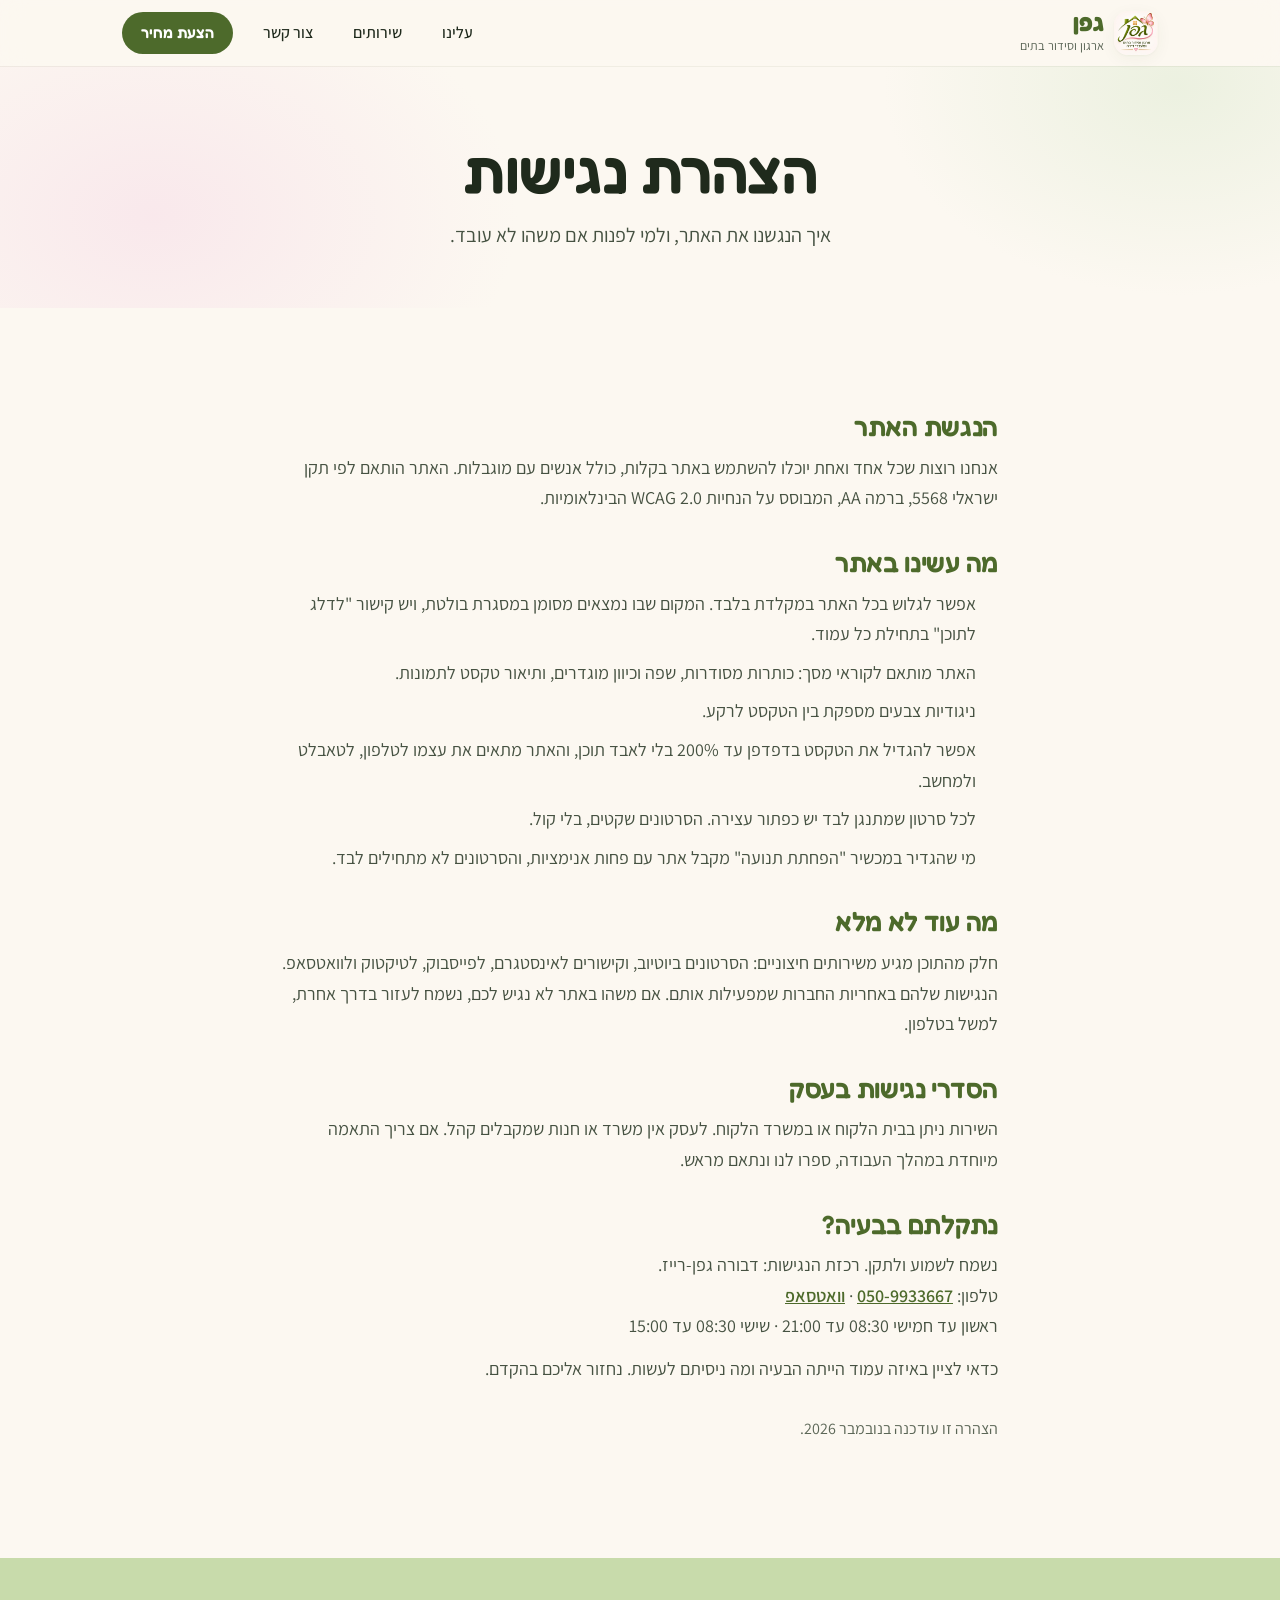
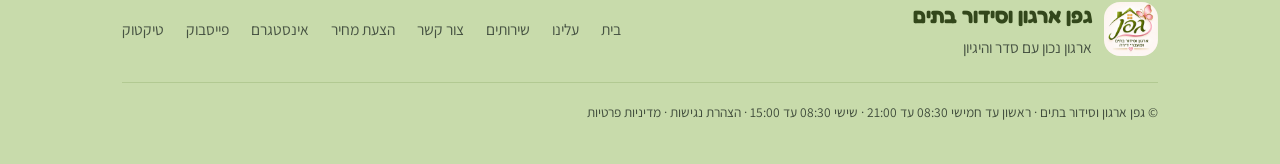
<file: negishut/index.html>
<!doctype html>
<html lang="he" dir="rtl">
<head>
<meta charset="utf-8">
<meta name="viewport" content="width=device-width, initial-scale=1, viewport-fit=cover">
<title>הצהרת נגישות | גפן ארגון וסידור בתים</title>
<meta name="description" content="הצהרת הנגישות של אתר גפן ארגון וסידור בתים ופרטי רכזת הנגישות.">
<meta name="robots" content="noindex, nofollow">
<meta property="og:type" content="website">
<meta property="og:locale" content="he_IL">
<meta property="og:site_name" content="גפן ארגון וסידור בתים">
<meta property="og:title" content="הצהרת נגישות | גפן ארגון וסידור בתים">
<meta property="og:description" content="הצהרת הנגישות של אתר גפן ארגון וסידור בתים ופרטי רכזת הנגישות.">
<meta property="og:image" content="../img/logo-full.jpg">
<meta name="theme-color" content="#fcf8f1">
<link rel="icon" href="../img/icon-180.png">
<link rel="apple-touch-icon" href="../img/icon-180.png">
<link rel="preconnect" href="https://fonts.googleapis.com">
<link rel="preconnect" href="https://fonts.gstatic.com" crossorigin>
<link rel="stylesheet" href="https://fonts.googleapis.com/css2?family=Fredoka:wght@500;600;700&family=Assistant:wght@400;500;600;700&display=swap">
<link rel="stylesheet" href="../style.css?v=11252043">
<script>document.documentElement.className += ' js'; setTimeout(function () { if (!window.gefenReady) document.documentElement.className = document.documentElement.className.replace(' js', ''); }, 3000);</script>

</head>
<body data-page="access">
<a class="skip" href="#main">לדלג לתוכן</a>
<header class="site-head">
  <div class="wrap">
    <a class="brand" href="../" aria-label="גפן ארגון וסידור בתים, לעמוד הבית">
      <img src="../img/logo-full.jpg" alt="" width="44" height="44">
      <div><b>גפן</b><span>ארגון וסידור בתים</span></div>
    </a>
    <a class="btn primary small head-cta" href="https://high56.github.io/gefen/" data-quote>הצעת מחיר</a>
    <nav class="tabs" aria-label="ניווט ראשי"><a href="../odot/">עלינו</a><a href="../sherutim/">שירותים</a><a href="../tsor-kesher/">צור קשר</a></nav>
  </div>
</header>
<main id="main">
<section class="hero hero-page">
  <div class="wrap">
    <h1>הצהרת נגישות</h1>
    <p class="sub">איך הנגשנו את האתר, ולמי לפנות אם משהו לא עובד.</p>
  </div>
</section>

<section class="section">
  <div class="wrap legal">
    <h2>הנגשת האתר</h2>
    <p>אנחנו רוצות שכל אחד ואחת יוכלו להשתמש באתר בקלות, כולל אנשים עם מוגבלות. האתר הותאם לפי תקן ישראלי 5568, ברמה AA, המבוסס על הנחיות WCAG 2.0 הבינלאומיות.</p>
    <h2>מה עשינו באתר</h2>
    <ul>
      <li>אפשר לגלוש בכל האתר במקלדת בלבד. המקום שבו נמצאים מסומן במסגרת בולטת, ויש קישור "לדלג לתוכן" בתחילת כל עמוד.</li>
      <li>האתר מותאם לקוראי מסך: כותרות מסודרות, שפה וכיוון מוגדרים, ותיאור טקסט לתמונות.</li>
      <li>ניגודיות צבעים מספקת בין הטקסט לרקע.</li>
      <li>אפשר להגדיל את הטקסט בדפדפן עד 200% בלי לאבד תוכן, והאתר מתאים את עצמו לטלפון, לטאבלט ולמחשב.</li>
      <li>לכל סרטון שמתנגן לבד יש כפתור עצירה. הסרטונים שקטים, בלי קול.</li>
      <li>מי שהגדיר במכשיר "הפחתת תנועה" מקבל אתר עם פחות אנימציות, והסרטונים לא מתחילים לבד.</li>
    </ul>
    <h2>מה עוד לא מלא</h2>
    <p>חלק מהתוכן מגיע משירותים חיצוניים: הסרטונים ביוטיוב, וקישורים לאינסטגרם, לפייסבוק, לטיקטוק ולוואטסאפ. הנגישות שלהם באחריות החברות שמפעילות אותם. אם משהו באתר לא נגיש לכם, נשמח לעזור בדרך אחרת, למשל בטלפון.</p>
    <h2>הסדרי נגישות בעסק</h2>
    <p>השירות ניתן בבית הלקוח או במשרד הלקוח. לעסק אין משרד או חנות שמקבלים קהל. אם צריך התאמה מיוחדת במהלך העבודה, ספרו לנו ונתאם מראש.</p>
    <h2>נתקלתם בבעיה?</h2>
    <p>נשמח לשמוע ולתקן. רכזת הנגישות: דבורה גפן-רייז.<br>
    טלפון: <a href="tel:+972509933667">050-9933667</a> · <a href="https://wa.me/972509933667?text=%D7%94%D7%99%D7%99%20%D7%92%D7%A4%D7%9F%2C%20%D7%94%D7%92%D7%A2%D7%AA%D7%99%20%D7%9E%D7%94%D7%90%D7%AA%D7%A8%20%D7%95%D7%90%D7%A9%D7%9E%D7%97%20%D7%9C%D7%94%D7%A6%D7%A2%D7%AA%20%D7%9E%D7%97%D7%99%D7%A8" target="_blank" rel="noopener">וואטסאפ</a><br>
    ראשון עד חמישי 08:30 עד 21:00 · שישי 08:30 עד 15:00</p>
    <p>כדאי לציין באיזה עמוד הייתה הבעיה ומה ניסיתם לעשות. נחזור אליכם בהקדם.</p>
    <p class="updated">הצהרה זו עודכנה בנובמבר 2026.</p>
  </div>
</section></main>
<footer class="site-foot">
  <div class="wrap">
    <div class="foot-brand">
      <img src="../img/logo-full.jpg" alt="" width="54" height="54" loading="lazy">
      <div><b>גפן ארגון וסידור בתים</b>ארגון נכון עם סדר והיגיון</div>
    </div>
    <ul class="foot-links">
      <li><a href="../">בית</a></li>
      <li><a href="../odot/">עלינו</a></li>
      <li><a href="../sherutim/">שירותים</a></li>
      <li><a href="../tsor-kesher/">צור קשר</a></li>
      <li><a href="https://high56.github.io/gefen/" data-quote>הצעת מחיר</a></li>
      <li><a href="https://www.instagram.com/gefen12organization/" target="_blank" rel="noopener">אינסטגרם</a></li>
      <li><a href="https://www.facebook.com/gefen10home/" target="_blank" rel="noopener">פייסבוק</a></li>
      <li><a href="https://www.tiktok.com/@user2614440727759" target="_blank" rel="noopener">טיקטוק</a></li>
    </ul>
    <p class="copy">© גפן ארגון וסידור בתים · ראשון עד חמישי 08:30 עד 21:00 · שישי 08:30 עד 15:00 · <a href="../negishut/">הצהרת נגישות</a> · <a href="../pratiut/">מדיניות פרטיות</a></p>
  </div>
</footer>
<script src="../site.js?v=11252043" defer></script>
</body>
</html>
</file>
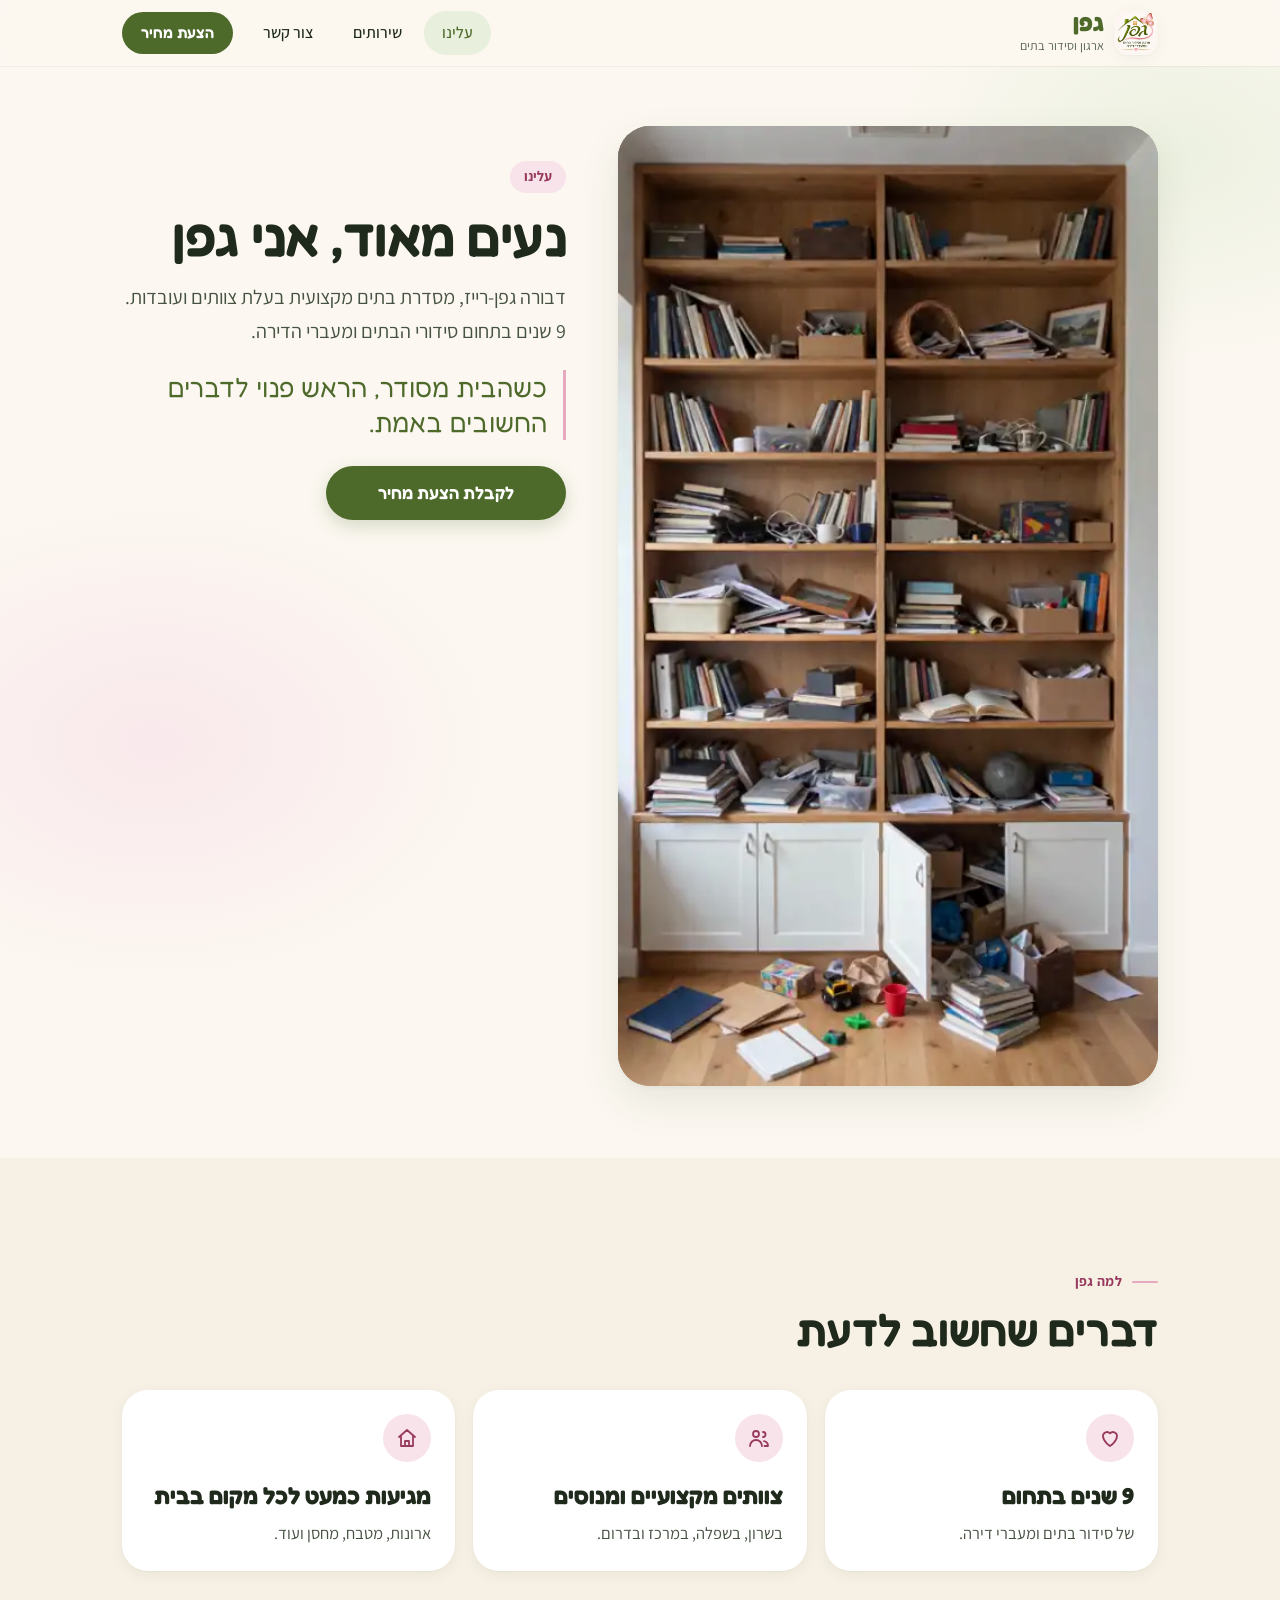
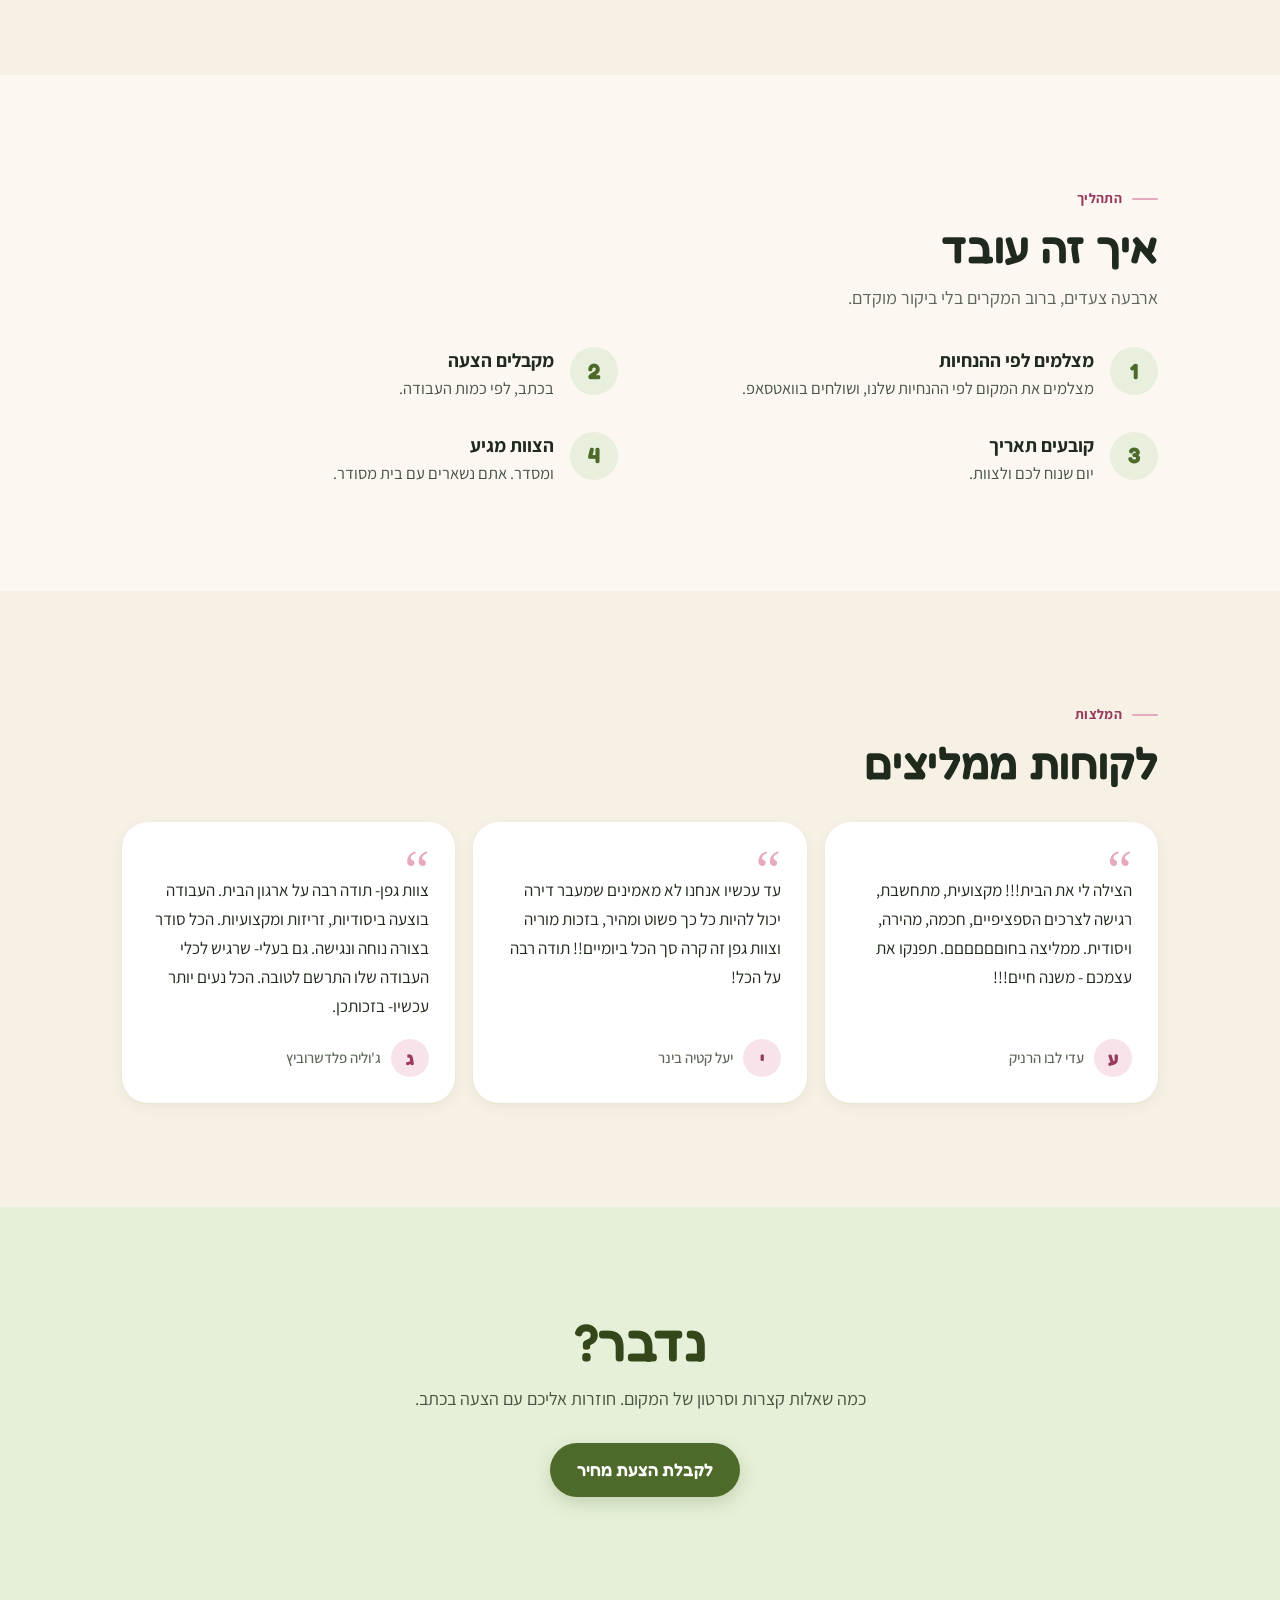
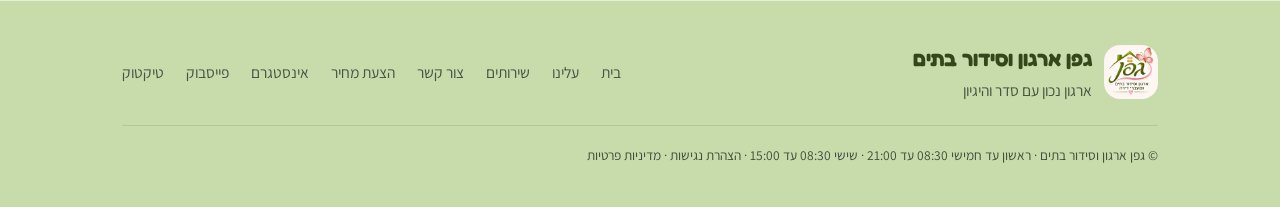
<file: odot/index.html>
<!doctype html>
<html lang="he" dir="rtl">
<head>
<meta charset="utf-8">
<meta name="viewport" content="width=device-width, initial-scale=1, viewport-fit=cover">
<title>עלינו: דבורה גפן-רייז וצוותי גפן | גפן ארגון וסידור בתים</title>
<meta name="description" content="דבורה גפן-רייז, מסדרת בתים מקצועית בעלת צוותים ועובדות. 9 שנים של סידור בתים ומעברי דירה, עם צוותים בשרון, בשפלה, במרכז ובדרום.">
<meta name="robots" content="noindex, nofollow">
<meta property="og:type" content="website">
<meta property="og:locale" content="he_IL">
<meta property="og:site_name" content="גפן ארגון וסידור בתים">
<meta property="og:title" content="עלינו: דבורה גפן-רייז וצוותי גפן | גפן ארגון וסידור בתים">
<meta property="og:description" content="דבורה גפן-רייז, מסדרת בתים מקצועית בעלת צוותים ועובדות. 9 שנים של סידור בתים ומעברי דירה, עם צוותים בשרון, בשפלה, במרכז ובדרום.">
<meta property="og:image" content="../img/logo-full.jpg">
<meta name="theme-color" content="#fcf8f1">
<link rel="icon" href="../img/icon-180.png">
<link rel="apple-touch-icon" href="../img/icon-180.png">
<link rel="preconnect" href="https://fonts.googleapis.com">
<link rel="preconnect" href="https://fonts.gstatic.com" crossorigin>
<link rel="stylesheet" href="https://fonts.googleapis.com/css2?family=Fredoka:wght@500;600;700&family=Assistant:wght@400;500;600;700&display=swap">
<link rel="stylesheet" href="../style.css?v=11252043">
<script>document.documentElement.className += ' js'; setTimeout(function () { if (!window.gefenReady) document.documentElement.className = document.documentElement.className.replace(' js', ''); }, 3000);</script>

</head>
<body data-page="about">
<a class="skip" href="#main">לדלג לתוכן</a>
<header class="site-head">
  <div class="wrap">
    <a class="brand" href="../" aria-label="גפן ארגון וסידור בתים, לעמוד הבית">
      <img src="../img/logo-full.jpg" alt="" width="44" height="44">
      <div><b>גפן</b><span>ארגון וסידור בתים</span></div>
    </a>
    <a class="btn primary small head-cta" href="https://high56.github.io/gefen/" data-quote>הצעת מחיר</a>
    <nav class="tabs" aria-label="ניווט ראשי"><a href="../odot/" aria-current="page">עלינו</a><a href="../sherutim/">שירותים</a><a href="../tsor-kesher/">צור קשר</a></nav>
  </div>
</header>
<main id="main">
<section class="hero hero-long hero-about">
  <div class="wrap">
    <div class="shelf-strip" data-film="../img/shelves/" data-frames="145" data-mode="strip">
      <img class="film-still" src="../img/shelves/first.jpg" width="480" height="854" alt="קיר מדפים מבולגן מהרצפה עד התקרה. תוך כדי גלילה הספרים חוזרים למקום והמדפים מסודרים." fetchpriority="high">
      <canvas class="film-canvas" aria-hidden="true"></canvas>
    </div>
    <div class="hero-text">
      <p class="eyebrow">עלינו</p>
      <h1>נעים מאוד, אני גפן</h1>
      <p class="sub">דבורה גפן-רייז, מסדרת בתים מקצועית בעלת צוותים ועובדות. 9 שנים בתחום סידורי הבתים ומעברי הדירה.</p>
      <p class="pull">כשהבית מסודר, הראש פנוי לדברים החשובים באמת.</p>
      <div class="actions">
        <a class="btn primary" href="https://high56.github.io/gefen/" data-quote>לקבלת הצעת מחיר</a>
      </div>
    </div>
  </div>
</section>

<section class="section alt" id="why">
  <div class="wrap">
    <div class="head" data-reveal><p class="label">למה גפן</p><h2>דברים שחשוב לדעת</h2></div>
    <div class="points">
      <div class="point" data-reveal style="--d:0"><span class="ic" aria-hidden="true"><svg viewBox="0 0 24 24"><path fill="none" stroke="currentColor" stroke-width="1.800" stroke-linecap="round" stroke-linejoin="round" d="M12 20s-7-4.400-7-10a4 4 0 0 1 7-2.600A4 4 0 0 1 19 10c0 5.600-7 10-7 10z"/></svg></span><h3>9 שנים בתחום</h3><p>של סידור בתים ומעברי דירה.</p></div>
      <div class="point" data-reveal style="--d:1"><span class="ic" aria-hidden="true"><svg viewBox="0 0 24 24"><path fill="none" stroke="currentColor" stroke-width="1.800" stroke-linecap="round" stroke-linejoin="round" d="M9 11a3 3 0 1 0 0-6 3 3 0 0 0 0 6zM3 20a6 6 0 0 1 12 0M16 11a2.500 2.500 0 1 0 0-5M17.500 20H21a5 5 0 0 0-4-4.900"/></svg></span><h3>צוותים מקצועיים ומנוסים</h3><p>בשרון, בשפלה, במרכז ובדרום.</p></div>
      <div class="point" data-reveal style="--d:2"><span class="ic" aria-hidden="true"><svg viewBox="0 0 24 24"><path fill="none" stroke="currentColor" stroke-width="1.800" stroke-linecap="round" stroke-linejoin="round" d="M4 11l8-7 8 7M6 10v10h12V10M10 20v-5h4v5"/></svg></span><h3>מגיעות כמעט לכל מקום בבית</h3><p>ארונות, מטבח, מחסן ועוד.</p></div>
    </div>
  </div>
</section>

<section class="section" id="how">
  <div class="wrap">
    <div class="head" data-reveal><p class="label">התהליך</p><h2>איך זה עובד</h2><p class="lead">ארבעה צעדים, ברוב המקרים בלי ביקור מוקדם.</p></div>
    <ol class="steps">
      <li class="step" data-reveal style="--d:0"><div><h3>מצלמים לפי ההנחיות</h3><p>מצלמים את המקום לפי ההנחיות שלנו, ושולחים בוואטסאפ.</p></div></li>
      <li class="step" data-reveal style="--d:1"><div><h3>מקבלים הצעה</h3><p>בכתב, לפי כמות העבודה.</p></div></li>
      <li class="step" data-reveal style="--d:2"><div><h3>קובעים תאריך</h3><p>יום שנוח לכם ולצוות.</p></div></li>
      <li class="step" data-reveal style="--d:3"><div><h3>הצוות מגיע</h3><p>ומסדר. אתם נשארים עם בית מסודר.</p></div></li>
    </ol>
  </div>
</section>

<section class="section alt" id="reviews">
  <div class="wrap">
    <div class="head" data-reveal><p class="label">המלצות</p><h2>לקוחות ממליצים</h2></div>
    <div class="reviews">
      <figure class="review" data-reveal style="--d:0"><blockquote>הצילה לי את הבית!!! מקצועית, מתחשבת, רגישה לצרכים הספציפיים, חכמה, מהירה, ויסודית. ממליצה בחוםםםםםם. תפנקו את עצמכם - משנה חיים!!!</blockquote><figcaption><span class="av" aria-hidden="true">ע</span>עדי לבו הרניק</figcaption></figure>
      <figure class="review" data-reveal style="--d:1"><blockquote>עד עכשיו אנחנו לא מאמינים שמעבר דירה יכול להיות כל כך פשוט ומהיר, בזכות מוריה וצוות גפן זה קרה סך הכל ביומיים!! תודה רבה על הכל!</blockquote><figcaption><span class="av" aria-hidden="true">י</span>יעל קטיה בינר</figcaption></figure>
      <figure class="review" data-reveal style="--d:2"><blockquote>צוות גפן- תודה רבה על ארגון הבית. העבודה בוצעה ביסודיות, זריזות ומקצועיות. הכל סודר בצורה נוחה ונגישה. גם בעלי- שרגיש לכלי העבודה שלו התרשם לטובה. הכל נעים יותר עכשיו- בזכותכן.</blockquote><figcaption><span class="av" aria-hidden="true">ג</span>ג'וליה פלדשרוביץ</figcaption></figure>
    </div>
  </div>
</section>

<section class="section dark final" id="contact">
  <div class="wrap" data-reveal>
    <h2>נדבר?</h2>
    <p>כמה שאלות קצרות וסרטון של המקום. חוזרות אליכם עם הצעה בכתב.</p>
    <div class="actions">
      <a class="btn primary" href="https://high56.github.io/gefen/" data-quote>לקבלת הצעת מחיר</a>
    </div>
  </div>
</section>
</main>
<footer class="site-foot">
  <div class="wrap">
    <div class="foot-brand">
      <img src="../img/logo-full.jpg" alt="" width="54" height="54" loading="lazy">
      <div><b>גפן ארגון וסידור בתים</b>ארגון נכון עם סדר והיגיון</div>
    </div>
    <ul class="foot-links">
      <li><a href="../">בית</a></li>
      <li><a href="../odot/">עלינו</a></li>
      <li><a href="../sherutim/">שירותים</a></li>
      <li><a href="../tsor-kesher/">צור קשר</a></li>
      <li><a href="https://high56.github.io/gefen/" data-quote>הצעת מחיר</a></li>
      <li><a href="https://www.instagram.com/gefen12organization/" target="_blank" rel="noopener">אינסטגרם</a></li>
      <li><a href="https://www.facebook.com/gefen10home/" target="_blank" rel="noopener">פייסבוק</a></li>
      <li><a href="https://www.tiktok.com/@user2614440727759" target="_blank" rel="noopener">טיקטוק</a></li>
    </ul>
    <p class="copy">© גפן ארגון וסידור בתים · ראשון עד חמישי 08:30 עד 21:00 · שישי 08:30 עד 15:00 · <a href="../negishut/">הצהרת נגישות</a> · <a href="../pratiut/">מדיניות פרטיות</a></p>
  </div>
</footer>
<script src="../site.js?v=11252043" defer></script>
</body>
</html>
</file>
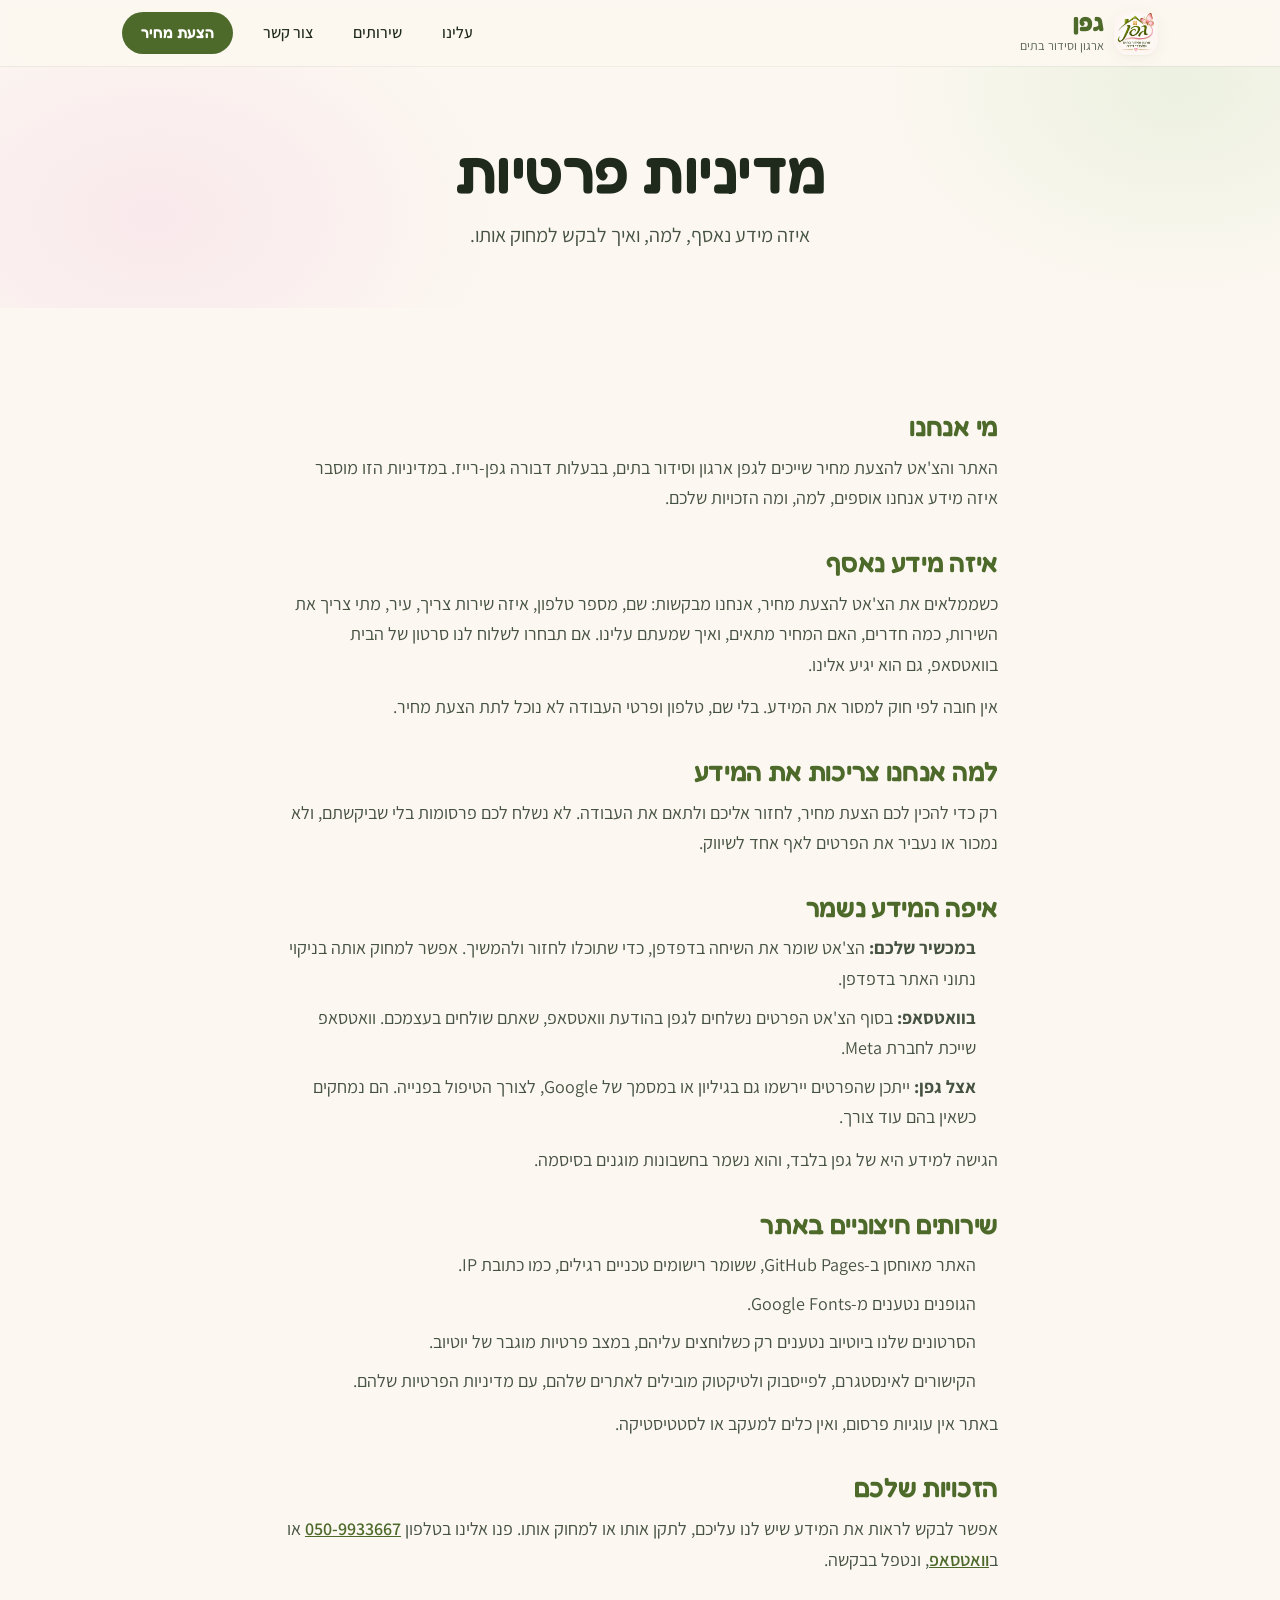
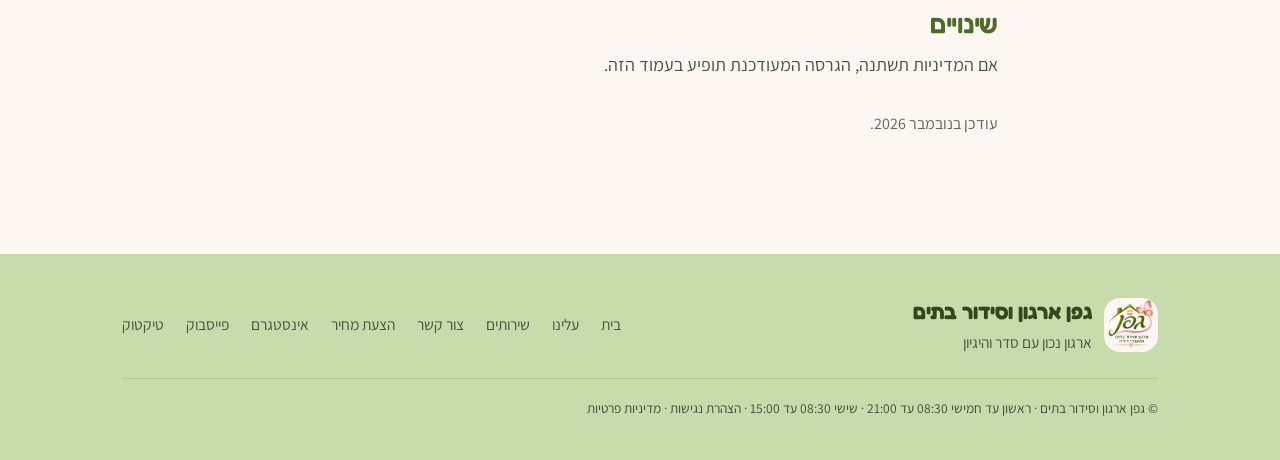
<file: pratiut/index.html>
<!doctype html>
<html lang="he" dir="rtl">
<head>
<meta charset="utf-8">
<meta name="viewport" content="width=device-width, initial-scale=1, viewport-fit=cover">
<title>מדיניות פרטיות | גפן ארגון וסידור בתים</title>
<meta name="description" content="איזה מידע גפן ארגון וסידור בתים אוספת בצ'אט להצעת מחיר, למה, ואיך לבקש לעיין בו או למחוק אותו.">
<meta name="robots" content="noindex, nofollow">
<meta property="og:type" content="website">
<meta property="og:locale" content="he_IL">
<meta property="og:site_name" content="גפן ארגון וסידור בתים">
<meta property="og:title" content="מדיניות פרטיות | גפן ארגון וסידור בתים">
<meta property="og:description" content="איזה מידע גפן ארגון וסידור בתים אוספת בצ'אט להצעת מחיר, למה, ואיך לבקש לעיין בו או למחוק אותו.">
<meta property="og:image" content="../img/logo-full.jpg">
<meta name="theme-color" content="#fcf8f1">
<link rel="icon" href="../img/icon-180.png">
<link rel="apple-touch-icon" href="../img/icon-180.png">
<link rel="preconnect" href="https://fonts.googleapis.com">
<link rel="preconnect" href="https://fonts.gstatic.com" crossorigin>
<link rel="stylesheet" href="https://fonts.googleapis.com/css2?family=Fredoka:wght@500;600;700&family=Assistant:wght@400;500;600;700&display=swap">
<link rel="stylesheet" href="../style.css?v=11252043">
<script>document.documentElement.className += ' js'; setTimeout(function () { if (!window.gefenReady) document.documentElement.className = document.documentElement.className.replace(' js', ''); }, 3000);</script>

</head>
<body data-page="privacy">
<a class="skip" href="#main">לדלג לתוכן</a>
<header class="site-head">
  <div class="wrap">
    <a class="brand" href="../" aria-label="גפן ארגון וסידור בתים, לעמוד הבית">
      <img src="../img/logo-full.jpg" alt="" width="44" height="44">
      <div><b>גפן</b><span>ארגון וסידור בתים</span></div>
    </a>
    <a class="btn primary small head-cta" href="https://high56.github.io/gefen/" data-quote>הצעת מחיר</a>
    <nav class="tabs" aria-label="ניווט ראשי"><a href="../odot/">עלינו</a><a href="../sherutim/">שירותים</a><a href="../tsor-kesher/">צור קשר</a></nav>
  </div>
</header>
<main id="main">
<section class="hero hero-page">
  <div class="wrap">
    <h1>מדיניות פרטיות</h1>
    <p class="sub">איזה מידע נאסף, למה, ואיך לבקש למחוק אותו.</p>
  </div>
</section>

<section class="section">
  <div class="wrap legal">
    <h2>מי אנחנו</h2>
    <p>האתר והצ'אט להצעת מחיר שייכים לגפן ארגון וסידור בתים, בבעלות דבורה גפן-רייז. במדיניות הזו מוסבר איזה מידע אנחנו אוספים, למה, ומה הזכויות שלכם.</p>
    <h2>איזה מידע נאסף</h2>
    <p>כשממלאים את הצ'אט להצעת מחיר, אנחנו מבקשות: שם, מספר טלפון, איזה שירות צריך, עיר, מתי צריך את השירות, כמה חדרים, האם המחיר מתאים, ואיך שמעתם עלינו. אם תבחרו לשלוח לנו סרטון של הבית בוואטסאפ, גם הוא יגיע אלינו.</p>
    <p>אין חובה לפי חוק למסור את המידע. בלי שם, טלפון ופרטי העבודה לא נוכל לתת הצעת מחיר.</p>
    <h2>למה אנחנו צריכות את המידע</h2>
    <p>רק כדי להכין לכם הצעת מחיר, לחזור אליכם ולתאם את העבודה. לא נשלח לכם פרסומות בלי שביקשתם, ולא נמכור או נעביר את הפרטים לאף אחד לשיווק.</p>
    <h2>איפה המידע נשמר</h2>
    <ul>
      <li><b>במכשיר שלכם:</b> הצ'אט שומר את השיחה בדפדפן, כדי שתוכלו לחזור ולהמשיך. אפשר למחוק אותה בניקוי נתוני האתר בדפדפן.</li>
      <li><b>בוואטסאפ:</b> בסוף הצ'אט הפרטים נשלחים לגפן בהודעת וואטסאפ, שאתם שולחים בעצמכם. וואטסאפ שייכת לחברת Meta.</li>
      <li><b>אצל גפן:</b> ייתכן שהפרטים יירשמו גם בגיליון או במסמך של Google, לצורך הטיפול בפנייה. הם נמחקים כשאין בהם עוד צורך.</li>
    </ul>
    <p>הגישה למידע היא של גפן בלבד, והוא נשמר בחשבונות מוגנים בסיסמה.</p>
    <h2>שירותים חיצוניים באתר</h2>
    <ul>
      <li>האתר מאוחסן ב-GitHub Pages, ששומר רישומים טכניים רגילים, כמו כתובת IP.</li>
      <li>הגופנים נטענים מ-Google Fonts.</li>
      <li>הסרטונים שלנו ביוטיוב נטענים רק כשלוחצים עליהם, במצב פרטיות מוגבר של יוטיוב.</li>
      <li>הקישורים לאינסטגרם, לפייסבוק ולטיקטוק מובילים לאתרים שלהם, עם מדיניות הפרטיות שלהם.</li>
    </ul>
    <p>באתר אין עוגיות פרסום, ואין כלים למעקב או לסטטיסטיקה.</p>
    <h2>הזכויות שלכם</h2>
    <p>אפשר לבקש לראות את המידע שיש לנו עליכם, לתקן אותו או למחוק אותו. פנו אלינו בטלפון <a href="tel:+972509933667">050-9933667</a> או ב<a href="https://wa.me/972509933667?text=%D7%94%D7%99%D7%99%20%D7%92%D7%A4%D7%9F%2C%20%D7%94%D7%92%D7%A2%D7%AA%D7%99%20%D7%9E%D7%94%D7%90%D7%AA%D7%A8%20%D7%95%D7%90%D7%A9%D7%9E%D7%97%20%D7%9C%D7%94%D7%A6%D7%A2%D7%AA%20%D7%9E%D7%97%D7%99%D7%A8" target="_blank" rel="noopener">וואטסאפ</a>, ונטפל בבקשה.</p>
    <h2>שינויים</h2>
    <p>אם המדיניות תשתנה, הגרסה המעודכנת תופיע בעמוד הזה.</p>
    <p class="updated">עודכן בנובמבר 2026.</p>
  </div>
</section></main>
<footer class="site-foot">
  <div class="wrap">
    <div class="foot-brand">
      <img src="../img/logo-full.jpg" alt="" width="54" height="54" loading="lazy">
      <div><b>גפן ארגון וסידור בתים</b>ארגון נכון עם סדר והיגיון</div>
    </div>
    <ul class="foot-links">
      <li><a href="../">בית</a></li>
      <li><a href="../odot/">עלינו</a></li>
      <li><a href="../sherutim/">שירותים</a></li>
      <li><a href="../tsor-kesher/">צור קשר</a></li>
      <li><a href="https://high56.github.io/gefen/" data-quote>הצעת מחיר</a></li>
      <li><a href="https://www.instagram.com/gefen12organization/" target="_blank" rel="noopener">אינסטגרם</a></li>
      <li><a href="https://www.facebook.com/gefen10home/" target="_blank" rel="noopener">פייסבוק</a></li>
      <li><a href="https://www.tiktok.com/@user2614440727759" target="_blank" rel="noopener">טיקטוק</a></li>
    </ul>
    <p class="copy">© גפן ארגון וסידור בתים · ראשון עד חמישי 08:30 עד 21:00 · שישי 08:30 עד 15:00 · <a href="../negishut/">הצהרת נגישות</a> · <a href="../pratiut/">מדיניות פרטיות</a></p>
  </div>
</footer>
<script src="../site.js?v=11252043" defer></script>
</body>
</html>
</file>
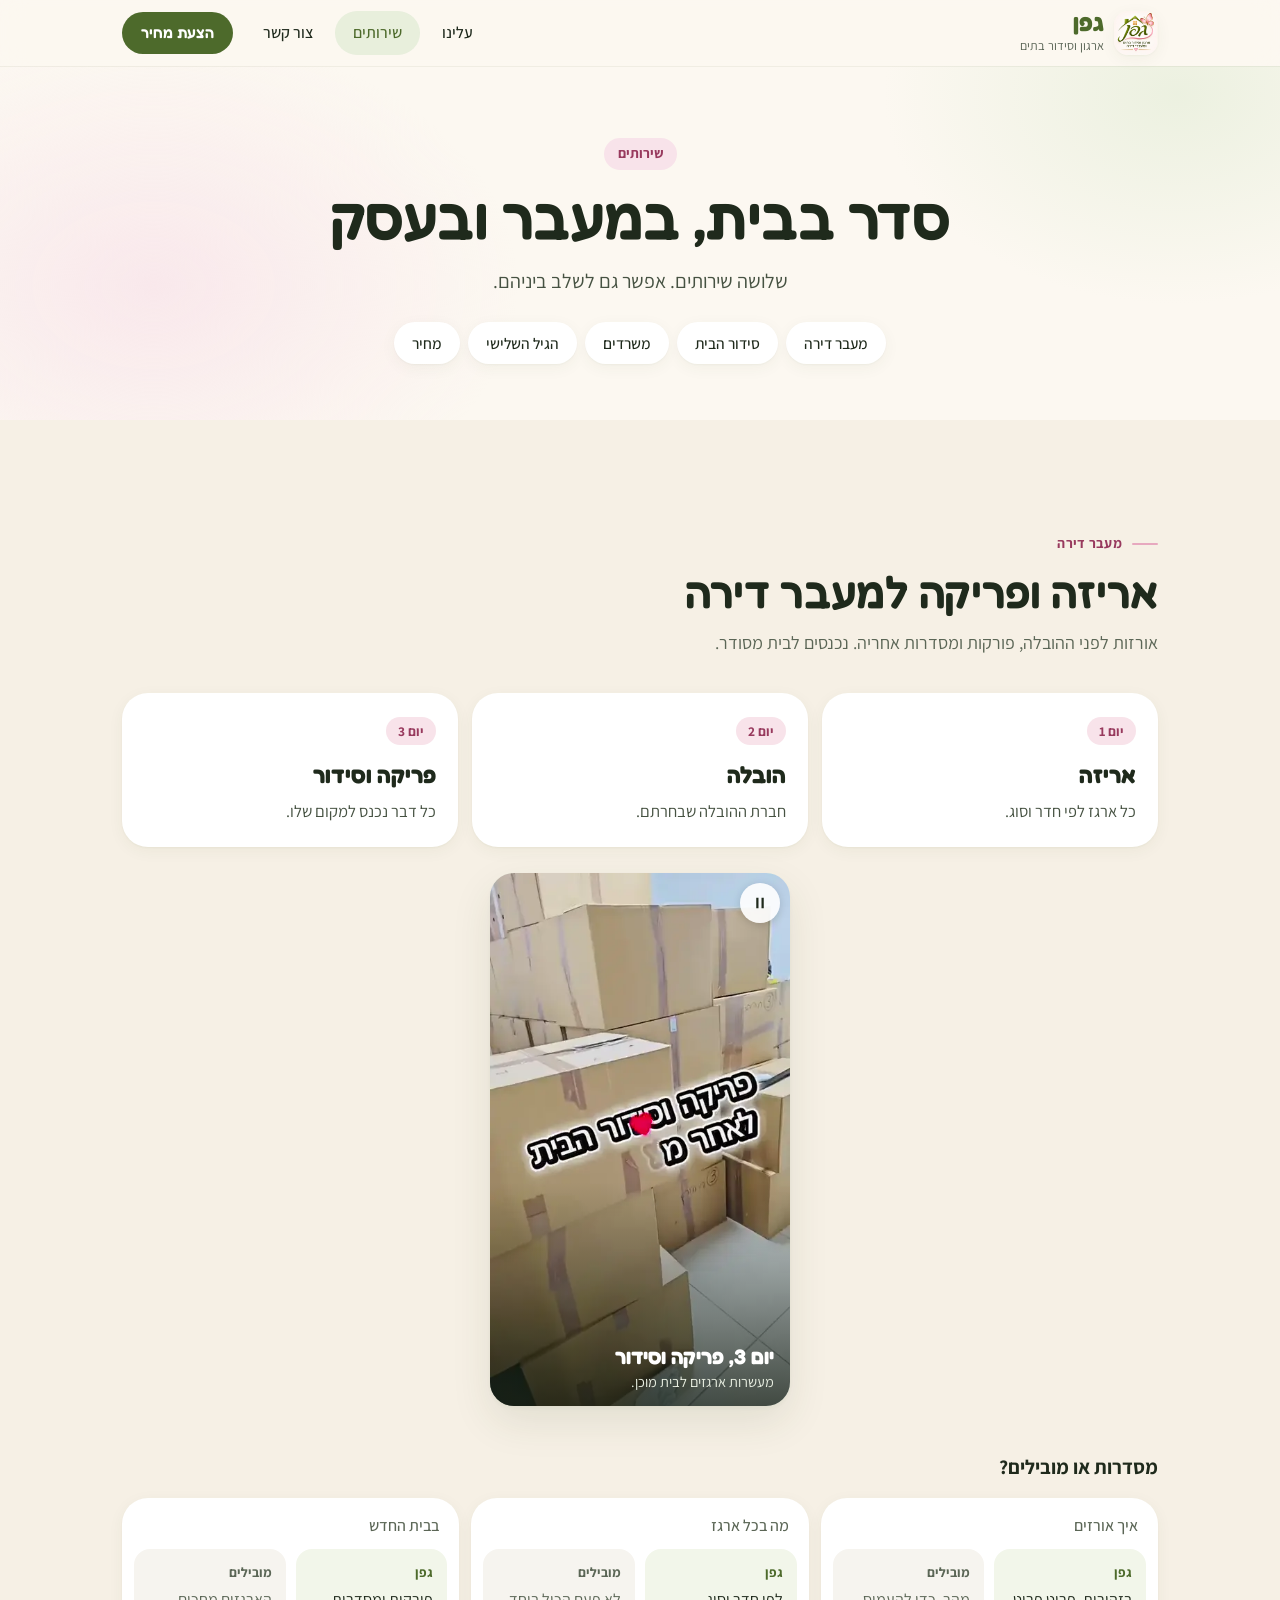
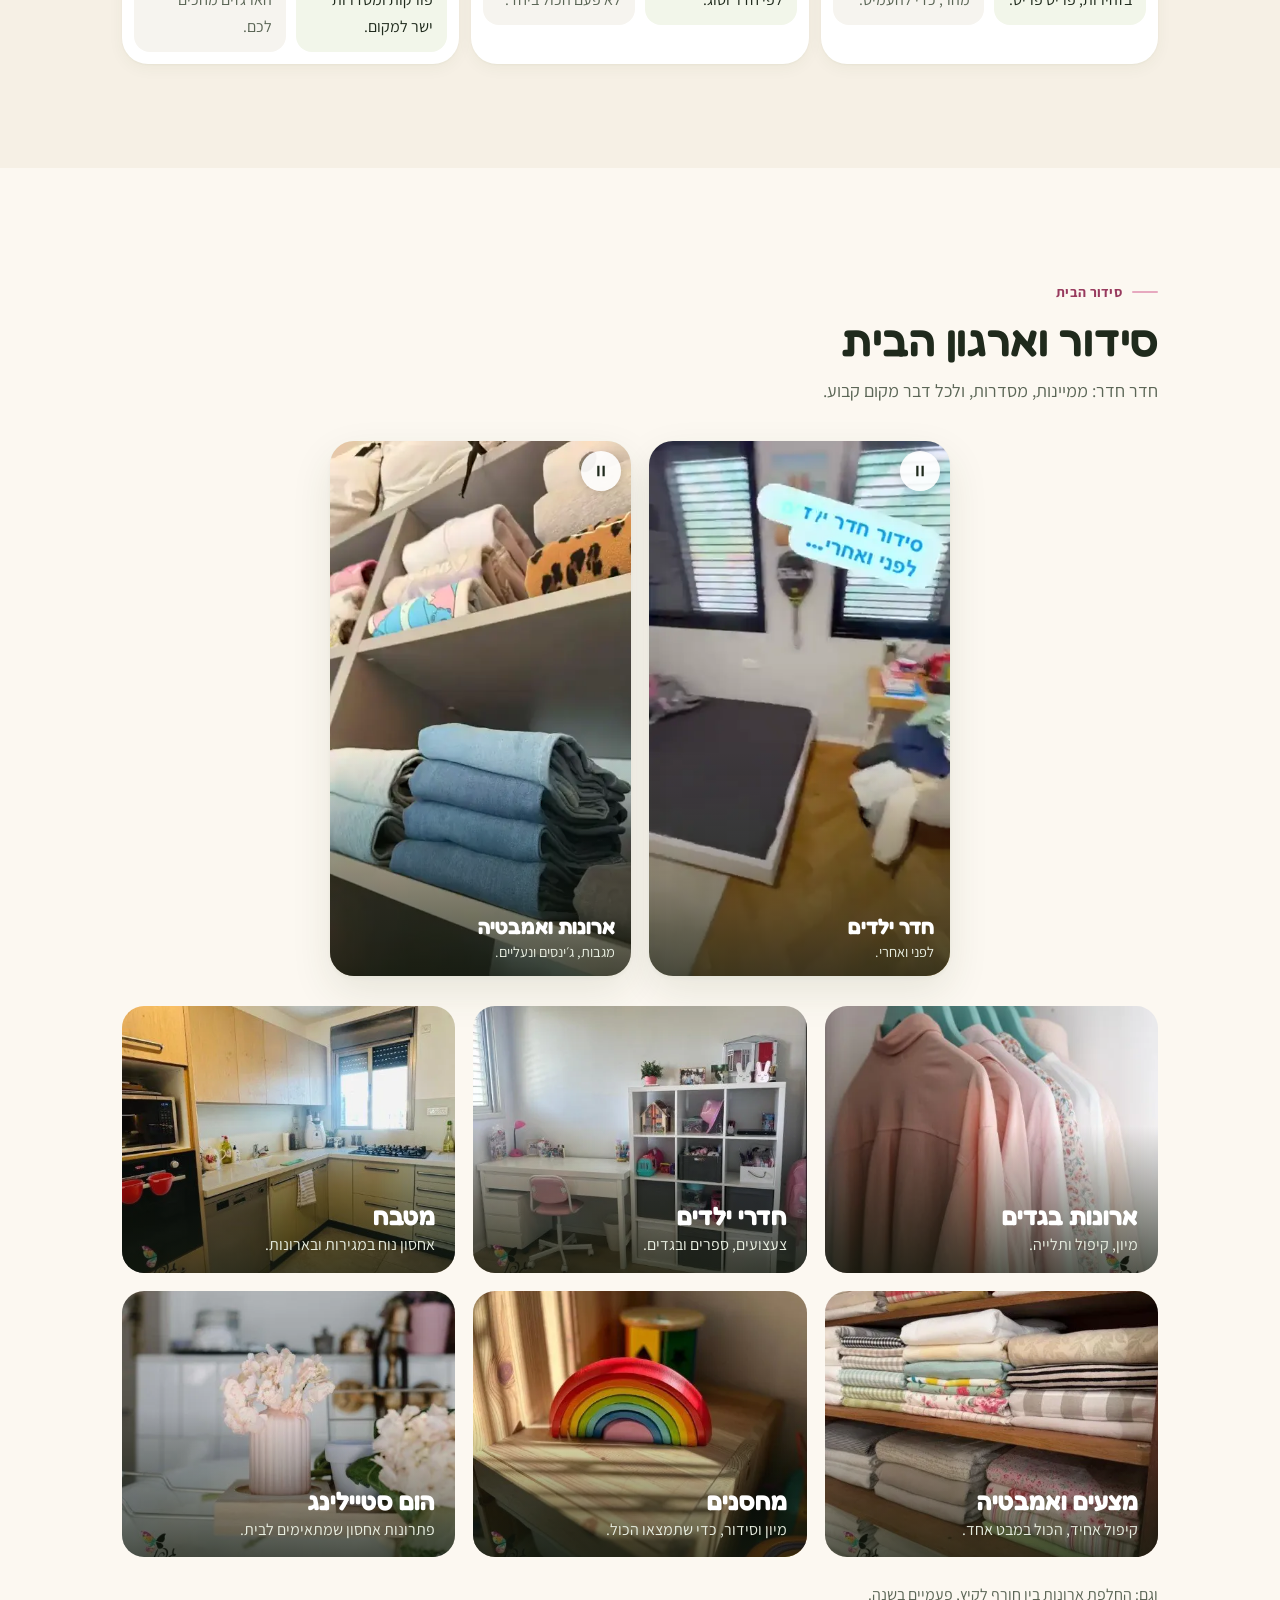
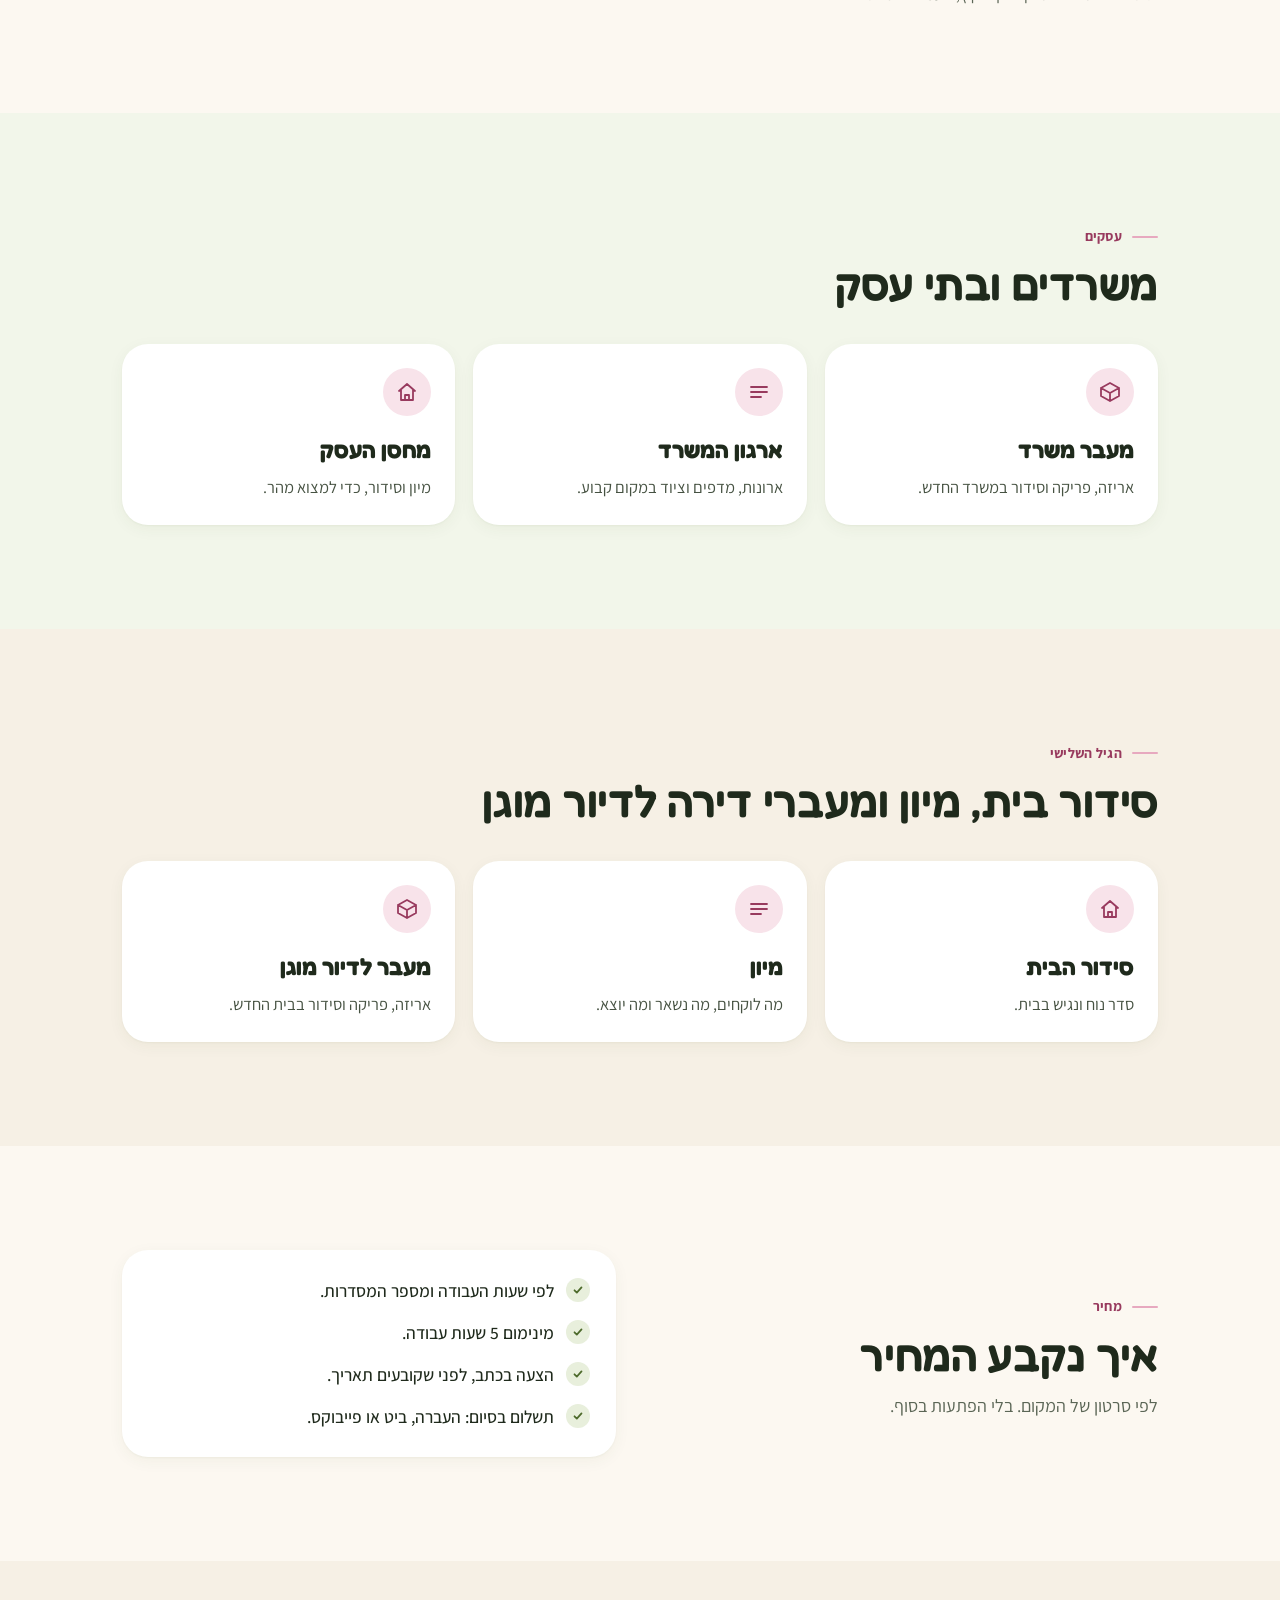
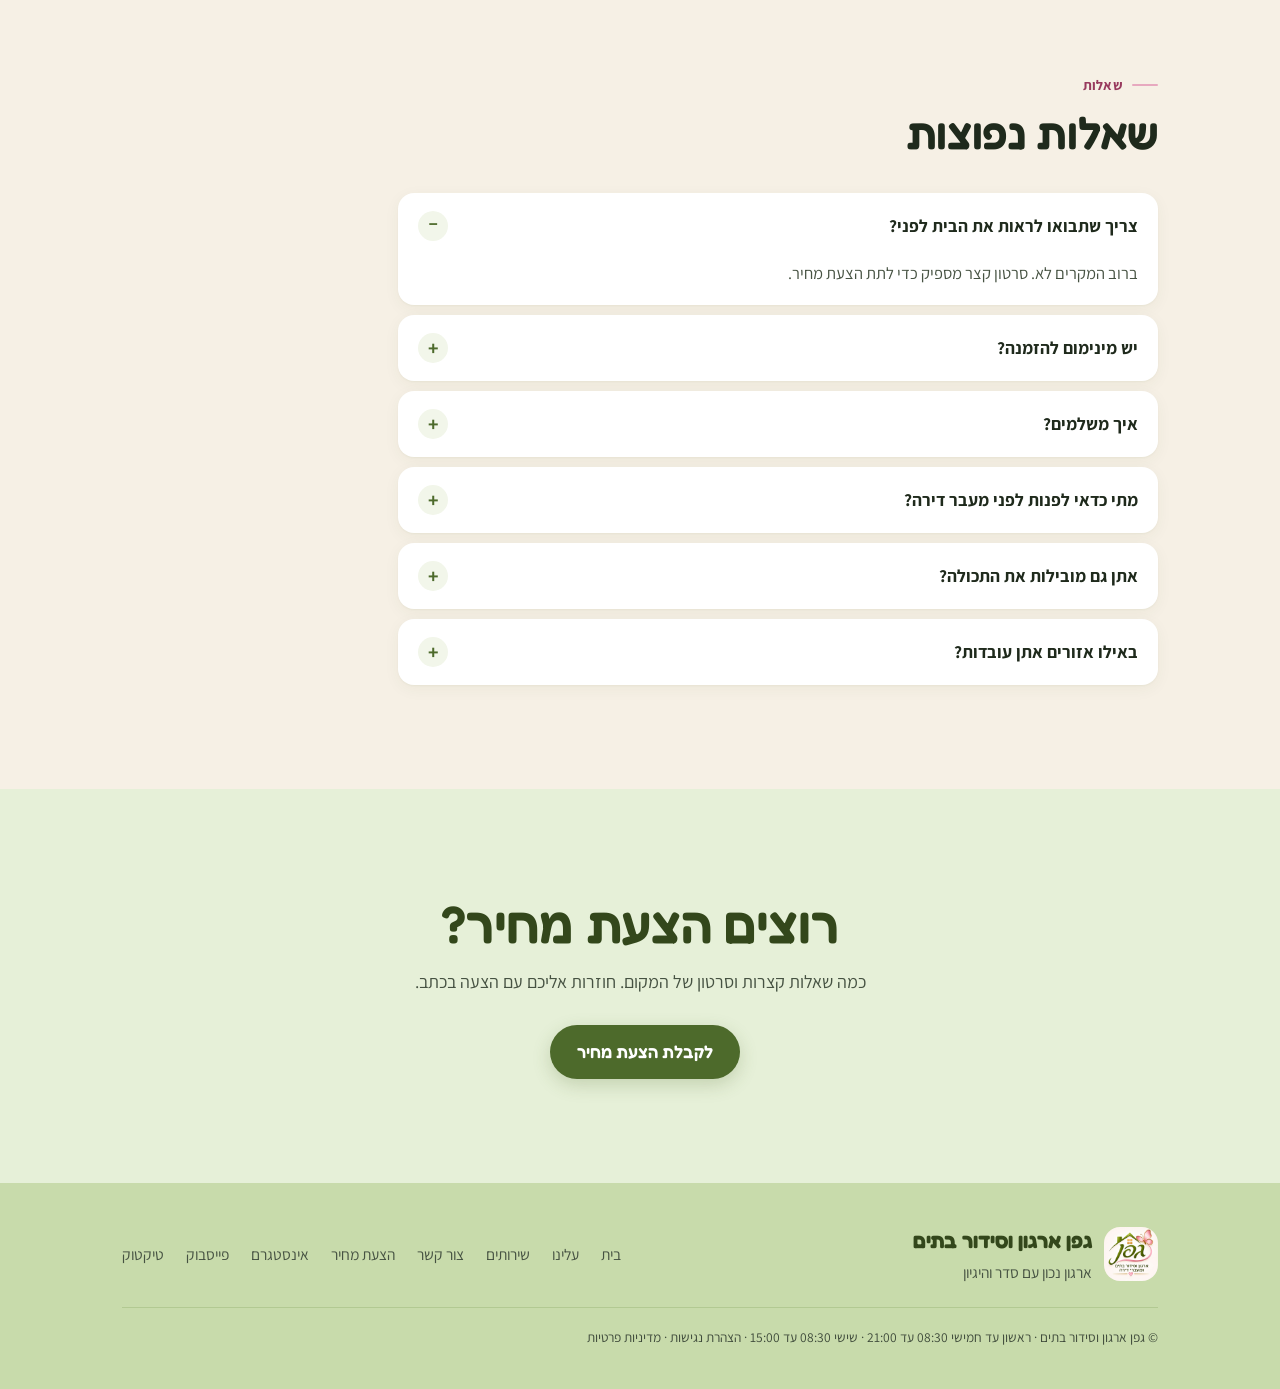
<file: sherutim/index.html>
<!doctype html>
<html lang="he" dir="rtl">
<head>
<meta charset="utf-8">
<meta name="viewport" content="width=device-width, initial-scale=1, viewport-fit=cover">
<title>שירותים: מעבר דירה, סידור הבית, משרדים | גפן ארגון וסידור בתים</title>
<meta name="description" content="אריזה ופריקה למעבר דירה, סידור וארגון הבית, משרדים ובתי עסק. מחיר לפי שעות עבודה, הצעה בכתב מראש. בשרון, בשפלה, במרכז ובדרום.">
<meta name="robots" content="noindex, nofollow">
<meta property="og:type" content="website">
<meta property="og:locale" content="he_IL">
<meta property="og:site_name" content="גפן ארגון וסידור בתים">
<meta property="og:title" content="שירותים: מעבר דירה, סידור הבית, משרדים | גפן ארגון וסידור בתים">
<meta property="og:description" content="אריזה ופריקה למעבר דירה, סידור וארגון הבית, משרדים ובתי עסק. מחיר לפי שעות עבודה, הצעה בכתב מראש. בשרון, בשפלה, במרכז ובדרום.">
<meta property="og:image" content="../img/logo-full.jpg">
<meta name="theme-color" content="#fcf8f1">
<link rel="icon" href="../img/icon-180.png">
<link rel="apple-touch-icon" href="../img/icon-180.png">
<link rel="preconnect" href="https://fonts.googleapis.com">
<link rel="preconnect" href="https://fonts.gstatic.com" crossorigin>
<link rel="stylesheet" href="https://fonts.googleapis.com/css2?family=Fredoka:wght@500;600;700&family=Assistant:wght@400;500;600;700&display=swap">
<link rel="stylesheet" href="../style.css?v=11252043">
<script>document.documentElement.className += ' js'; setTimeout(function () { if (!window.gefenReady) document.documentElement.className = document.documentElement.className.replace(' js', ''); }, 3000);</script>
<script type="application/ld+json">{"@context": "https://schema.org", "@type": "FAQPage", "mainEntity": [{"@type": "Question", "name": "צריך שתבואו לראות את הבית לפני?", "acceptedAnswer": {"@type": "Answer", "text": "ברוב המקרים לא. סרטון קצר מספיק כדי לתת הצעת מחיר."}}, {"@type": "Question", "name": "יש מינימום להזמנה?", "acceptedAnswer": {"@type": "Answer", "text": "כן, 5 שעות עבודה."}}, {"@type": "Question", "name": "איך משלמים?", "acceptedAnswer": {"@type": "Answer", "text": "בסיום העבודה: העברה בנקאית, ביט או פייבוקס."}}, {"@type": "Question", "name": "מתי כדאי לפנות לפני מעבר דירה?", "acceptedAnswer": {"@type": "Answer", "text": "כמה שיותר מוקדם. מאמצע מאי עד ספטמבר זו העונה העמוסה."}}, {"@type": "Question", "name": "אתן גם מובילות את התכולה?", "acceptedAnswer": {"@type": "Answer", "text": "לא. אנחנו אורזות ופורקות. את ההובלה עושה חברת ההובלה שבחרתם."}}, {"@type": "Question", "name": "באילו אזורים אתן עובדות?", "acceptedAnswer": {"@type": "Answer", "text": "בשרון, בשפלה, במרכז ובדרום."}}]}</script>
</head>
<body data-page="services">
<a class="skip" href="#main">לדלג לתוכן</a>
<header class="site-head">
  <div class="wrap">
    <a class="brand" href="../" aria-label="גפן ארגון וסידור בתים, לעמוד הבית">
      <img src="../img/logo-full.jpg" alt="" width="44" height="44">
      <div><b>גפן</b><span>ארגון וסידור בתים</span></div>
    </a>
    <a class="btn primary small head-cta" href="https://high56.github.io/gefen/" data-quote>הצעת מחיר</a>
    <nav class="tabs" aria-label="ניווט ראשי"><a href="../odot/">עלינו</a><a href="../sherutim/" aria-current="page">שירותים</a><a href="../tsor-kesher/">צור קשר</a></nav>
  </div>
</header>
<main id="main">
<section class="hero hero-page">
  <div class="wrap">
    <p class="eyebrow">שירותים</p>
    <h1>סדר בבית, במעבר ובעסק</h1>
    <p class="sub">שלושה שירותים. אפשר גם לשלב ביניהם.</p>
    <nav class="jump" aria-label="קפיצה לשירות">
      <a href="#moving">מעבר דירה</a><a href="#home">סידור הבית</a><a href="#office">משרדים</a><a href="#seniors">הגיל השלישי</a><a href="#price">מחיר</a>
    </nav>
  </div>
</section>

<section class="section alt" id="moving">
  <div class="wrap">
    <div class="head" data-reveal><p class="label">מעבר דירה</p><h2>אריזה ופריקה למעבר דירה</h2><p class="lead">אורזות לפני ההובלה, פורקות ומסדרות אחריה. נכנסים לבית מסודר.</p></div>
    <div class="days">
      <div class="day" data-reveal style="--d:0"><small>יום 1</small><h3>אריזה</h3><p>כל ארגז לפי חדר וסוג.</p></div>
      <div class="day" data-reveal style="--d:1"><small>יום 2</small><h3>הובלה</h3><p>חברת ההובלה שבחרתם.</p></div>
      <div class="day" data-reveal style="--d:2"><small>יום 3</small><h3>פריקה וסידור</h3><p>כל דבר נכנס למקום שלו.</p></div>
    </div>
    <div class="reels one">
      <figure class="reel" data-reveal style="--d:0"><video src="../img/clips/after-move-b.mp4" poster="../img/clips/after-move-b.webp" muted loop playsinline preload="none" width="432" height="768" aria-label="סרטון: פריקה וסידור הבית אחרי מעבר דירה"></video><button type="button" class="reel-toggle" aria-pressed="false" aria-label="עצירת הסרטון"><svg class="i-pause" viewBox="0 0 24 24" aria-hidden="true"><path fill="currentColor" d="M7 5h3v14H7zM14 5h3v14h-3z"/></svg><svg class="i-play" viewBox="0 0 24 24" aria-hidden="true"><path fill="currentColor" d="M8 5v14l11-7z"/></svg></button><figcaption><b>יום 3, פריקה וסידור</b>מעשרות ארגזים לבית מוכן.</figcaption></figure>
    </div>
    <h3 class="sub-head" data-reveal>מסדרות או מובילים?</h3>
    <div class="compare">
      <div class="compare-row" data-reveal style="--d:0">
        <h4>איך אורזים</h4>
        <div class="compare-cells"><div><b>גפן</b>בזהירות, פריט פריט.</div><div><b>מובילים</b>מהר, כדי להעמיס.</div></div>
      </div>
      <div class="compare-row" data-reveal style="--d:1">
        <h4>מה בכל ארגז</h4>
        <div class="compare-cells"><div><b>גפן</b>לפי חדר וסוג.</div><div><b>מובילים</b>לא פעם הכול ביחד.</div></div>
      </div>
      <div class="compare-row" data-reveal style="--d:2">
        <h4>בבית החדש</h4>
        <div class="compare-cells"><div><b>גפן</b>פורקות ומסדרות ישר למקום.</div><div><b>מובילים</b>הארגזים מחכים לכם.</div></div>
      </div>
    </div>
  </div>
</section>

<section class="section" id="home">
  <div class="wrap">
    <div class="head" data-reveal><p class="label">סידור הבית</p><h2>סידור וארגון הבית</h2><p class="lead">חדר חדר: ממיינות, מסדרות, ולכל דבר מקום קבוע.</p></div>
    <div class="reels two">
      <figure class="reel" data-reveal style="--d:0"><video src="../img/clips/kids-room.mp4" poster="../img/clips/kids-room.webp" muted loop playsinline preload="none" width="432" height="768" aria-label="סרטון: סידור חדר ילדים, לפני ואחרי"></video><button type="button" class="reel-toggle" aria-pressed="false" aria-label="עצירת הסרטון"><svg class="i-pause" viewBox="0 0 24 24" aria-hidden="true"><path fill="currentColor" d="M7 5h3v14H7zM14 5h3v14h-3z"/></svg><svg class="i-play" viewBox="0 0 24 24" aria-hidden="true"><path fill="currentColor" d="M8 5v14l11-7z"/></svg></button><figcaption><b>חדר ילדים</b>לפני ואחרי.</figcaption></figure>
      <figure class="reel" data-reveal style="--d:1"><video src="../img/clips/closets.mp4" poster="../img/clips/closets.webp" muted loop playsinline preload="none" width="432" height="768" aria-label="סרטון: ארונות בגדים, נעליים ומדפי אמבטיה אחרי סידור"></video><button type="button" class="reel-toggle" aria-pressed="false" aria-label="עצירת הסרטון"><svg class="i-pause" viewBox="0 0 24 24" aria-hidden="true"><path fill="currentColor" d="M7 5h3v14H7zM14 5h3v14h-3z"/></svg><svg class="i-play" viewBox="0 0 24 24" aria-hidden="true"><path fill="currentColor" d="M8 5v14l11-7z"/></svg></button><figcaption><b>ארונות ואמבטיה</b>מגבות, ג׳ינסים ונעליים.</figcaption></figure>
    </div>
    <div class="tiles">
      <figure class="tile" data-reveal style="--d:0"><img src="../img/work-11.webp" alt="בגדים תלויים בארון לפי סוג וצבע" width="490" height="490" loading="lazy"><figcaption><b>ארונות בגדים</b>מיון, קיפול ותלייה.</figcaption></figure>
      <figure class="tile" data-reveal style="--d:1"><img src="../img/work-5.webp" alt="פינת לימוד ומדפים בחדר ילדים" width="490" height="490" loading="lazy"><figcaption><b>חדרי ילדים</b>צעצועים, ספרים ובגדים.</figcaption></figure>
      <figure class="tile" data-reveal style="--d:2"><img src="../img/work-8.webp" alt="מטבח מסודר" width="490" height="490" loading="lazy"><figcaption><b>מטבח</b>אחסון נוח במגירות ובארונות.</figcaption></figure>
      <figure class="tile" data-reveal style="--d:0"><img src="../img/work-3.webp" alt="מדפי מצעים ומגבות מקופלים ומסודרים" width="490" height="490" loading="lazy"><figcaption><b>מצעים ואמבטיה</b>קיפול אחיד, הכול במבט אחד.</figcaption></figure>
      <figure class="tile" data-reveal style="--d:1"><img src="../img/work-2.webp" alt="מדף צעצועים בחדר ילדים" width="490" height="490" loading="lazy"><figcaption><b>מחסנים</b>מיון וסידור, כדי שתמצאו הכול.</figcaption></figure>
      <figure class="tile" data-reveal style="--d:2"><img src="../img/work-12.webp" alt="משטח מסודר בחדר האמבטיה" width="490" height="490" loading="lazy"><figcaption><b>הום סטיילינג</b>פתרונות אחסון שמתאימים לבית.</figcaption></figure>
    </div>
    <p class="note" data-reveal>וגם: החלפת ארונות בין חורף לקיץ, פעמיים בשנה.</p>
  </div>
</section>

<section class="section tint" id="office">
  <div class="wrap">
    <div class="head" data-reveal><p class="label">עסקים</p><h2>משרדים ובתי עסק</h2></div>
    <div class="points">
      <div class="point" data-reveal style="--d:0"><span class="ic" aria-hidden="true"><svg viewBox="0 0 24 24"><path fill="none" stroke="currentColor" stroke-width="1.800" stroke-linecap="round" stroke-linejoin="round" d="M3 8l9-5 9 5-9 5zM3 8v8l9 5 9-5V8M12 13v8"/></svg></span><h3>מעבר משרד</h3><p>אריזה, פריקה וסידור במשרד החדש.</p></div>
      <div class="point" data-reveal style="--d:1"><span class="ic" aria-hidden="true"><svg viewBox="0 0 24 24"><path fill="none" stroke="currentColor" stroke-width="1.800" stroke-linecap="round" stroke-linejoin="round" d="M4 7h16M4 12h16M4 17h10"/></svg></span><h3>ארגון המשרד</h3><p>ארונות, מדפים וציוד במקום קבוע.</p></div>
      <div class="point" data-reveal style="--d:2"><span class="ic" aria-hidden="true"><svg viewBox="0 0 24 24"><path fill="none" stroke="currentColor" stroke-width="1.800" stroke-linecap="round" stroke-linejoin="round" d="M4 11l8-7 8 7M6 10v10h12V10M10 20v-5h4v5"/></svg></span><h3>מחסן העסק</h3><p>מיון וסידור, כדי למצוא מהר.</p></div>
    </div>
  </div>
</section>

<section class="section alt" id="seniors">
  <div class="wrap">
    <div class="head" data-reveal><p class="label">הגיל השלישי</p><h2>סידור בית, מיון ומעברי דירה לדיור מוגן</h2></div>
    <div class="points">
      <div class="point" data-reveal style="--d:0"><span class="ic" aria-hidden="true"><svg viewBox="0 0 24 24"><path fill="none" stroke="currentColor" stroke-width="1.800" stroke-linecap="round" stroke-linejoin="round" d="M4 11l8-7 8 7M6 10v10h12V10M10 20v-5h4v5"/></svg></span><h3>סידור הבית</h3><p>סדר נוח ונגיש בבית.</p></div>
      <div class="point" data-reveal style="--d:1"><span class="ic" aria-hidden="true"><svg viewBox="0 0 24 24"><path fill="none" stroke="currentColor" stroke-width="1.800" stroke-linecap="round" stroke-linejoin="round" d="M4 7h16M4 12h16M4 17h10"/></svg></span><h3>מיון</h3><p>מה לוקחים, מה נשאר ומה יוצא.</p></div>
      <div class="point" data-reveal style="--d:2"><span class="ic" aria-hidden="true"><svg viewBox="0 0 24 24"><path fill="none" stroke="currentColor" stroke-width="1.800" stroke-linecap="round" stroke-linejoin="round" d="M3 8l9-5 9 5-9 5zM3 8v8l9 5 9-5V8M12 13v8"/></svg></span><h3>מעבר לדיור מוגן</h3><p>אריזה, פריקה וסידור בבית החדש.</p></div>
    </div>
  </div>
</section>

<section class="section" id="price">
  <div class="wrap split">
    <div class="head" data-reveal><p class="label">מחיר</p><h2>איך נקבע המחיר</h2><p class="lead">לפי סרטון של המקום. בלי הפתעות בסוף.</p></div>
    <div class="price" data-reveal>
      <ul class="ticks">
        <li>לפי שעות העבודה ומספר המסדרות.</li>
        <li>מינימום 5 שעות עבודה.</li>
        <li>הצעה בכתב, לפני שקובעים תאריך.</li>
        <li>תשלום בסיום: העברה, ביט או פייבוקס.</li>
      </ul>
    </div>
  </div>
</section>

<section class="section alt" id="faq">
  <div class="wrap">
    <div class="head" data-reveal><p class="label">שאלות</p><h2>שאלות נפוצות</h2></div>
    <div class="faq" data-reveal>
      <details open><summary>צריך שתבואו לראות את הבית לפני?</summary><p>ברוב המקרים לא. סרטון קצר מספיק כדי לתת הצעת מחיר.</p></details>
      <details><summary>יש מינימום להזמנה?</summary><p>כן, 5 שעות עבודה.</p></details>
      <details><summary>איך משלמים?</summary><p>בסיום העבודה: העברה בנקאית, ביט או פייבוקס.</p></details>
      <details><summary>מתי כדאי לפנות לפני מעבר דירה?</summary><p>כמה שיותר מוקדם. מאמצע מאי עד ספטמבר זו העונה העמוסה.</p></details>
      <details><summary>אתן גם מובילות את התכולה?</summary><p>לא. אנחנו אורזות ופורקות. את ההובלה עושה חברת ההובלה שבחרתם.</p></details>
      <details><summary>באילו אזורים אתן עובדות?</summary><p>בשרון, בשפלה, במרכז ובדרום.</p></details>
    </div>
  </div>
</section>

<section class="section dark final" id="contact">
  <div class="wrap" data-reveal>
    <h2>רוצים הצעת מחיר?</h2>
    <p>כמה שאלות קצרות וסרטון של המקום. חוזרות אליכם עם הצעה בכתב.</p>
    <div class="actions">
      <a class="btn primary" href="https://high56.github.io/gefen/" data-quote>לקבלת הצעת מחיר</a>
    </div>
  </div>
</section>
</main>
<footer class="site-foot">
  <div class="wrap">
    <div class="foot-brand">
      <img src="../img/logo-full.jpg" alt="" width="54" height="54" loading="lazy">
      <div><b>גפן ארגון וסידור בתים</b>ארגון נכון עם סדר והיגיון</div>
    </div>
    <ul class="foot-links">
      <li><a href="../">בית</a></li>
      <li><a href="../odot/">עלינו</a></li>
      <li><a href="../sherutim/">שירותים</a></li>
      <li><a href="../tsor-kesher/">צור קשר</a></li>
      <li><a href="https://high56.github.io/gefen/" data-quote>הצעת מחיר</a></li>
      <li><a href="https://www.instagram.com/gefen12organization/" target="_blank" rel="noopener">אינסטגרם</a></li>
      <li><a href="https://www.facebook.com/gefen10home/" target="_blank" rel="noopener">פייסבוק</a></li>
      <li><a href="https://www.tiktok.com/@user2614440727759" target="_blank" rel="noopener">טיקטוק</a></li>
    </ul>
    <p class="copy">© גפן ארגון וסידור בתים · ראשון עד חמישי 08:30 עד 21:00 · שישי 08:30 עד 15:00 · <a href="../negishut/">הצהרת נגישות</a> · <a href="../pratiut/">מדיניות פרטיות</a></p>
  </div>
</footer>
<script src="../site.js?v=11252043" defer></script>
</body>
</html>
</file>
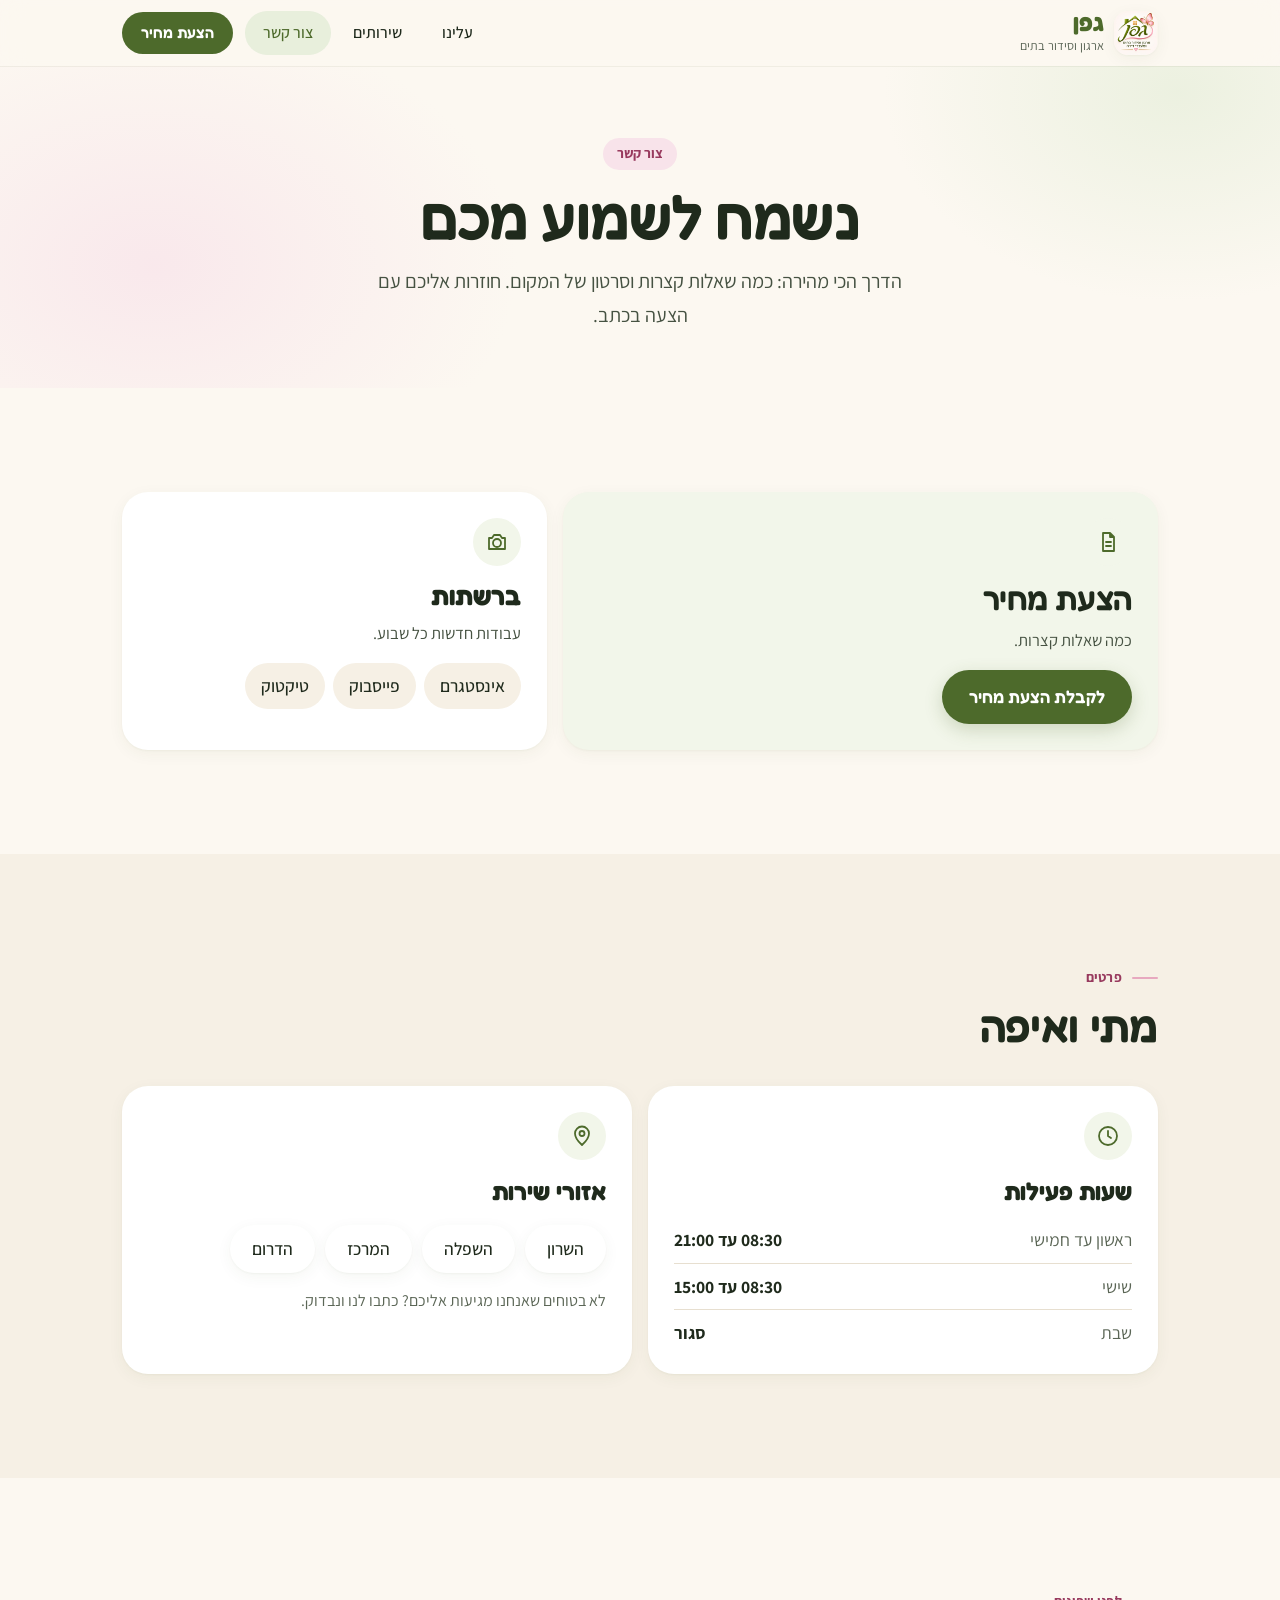
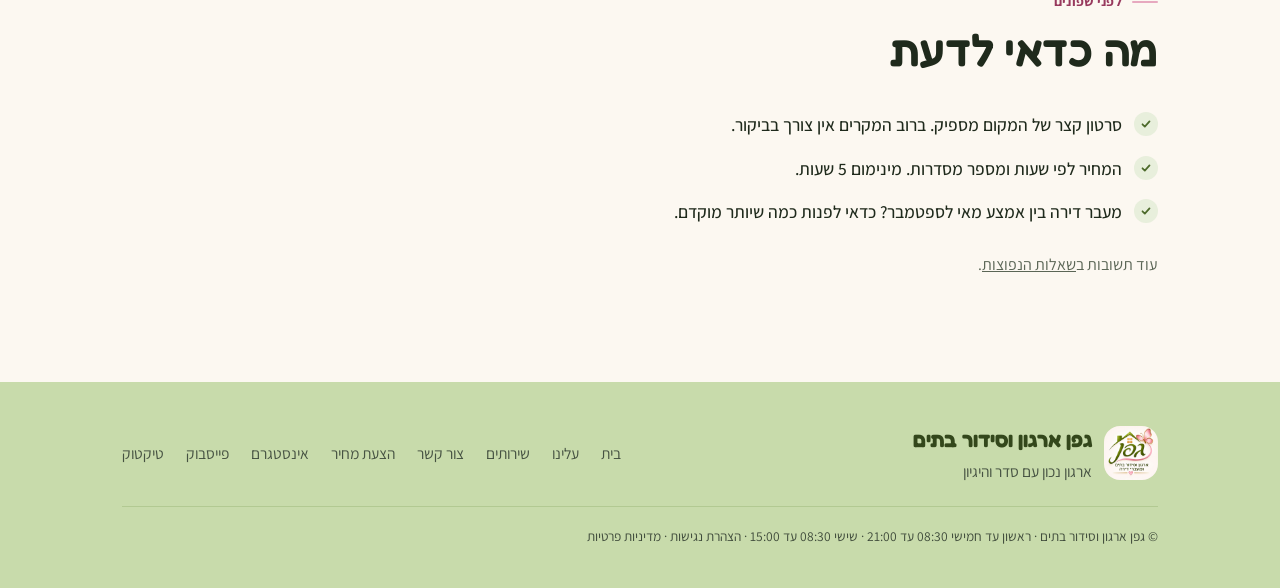
<file: tsor-kesher/index.html>
<!doctype html>
<html lang="he" dir="rtl">
<head>
<meta charset="utf-8">
<meta name="viewport" content="width=device-width, initial-scale=1, viewport-fit=cover">
<title>צור קשר | גפן ארגון וסידור בתים</title>
<meta name="description" content="הצעת מחיר בכמה שאלות קצרות, ורשתות חברתיות. ראשון עד חמישי 08:30 עד 21:00, שישי עד 15:00. בשרון, בשפלה, במרכז ובדרום.">
<meta name="robots" content="noindex, nofollow">
<meta property="og:type" content="website">
<meta property="og:locale" content="he_IL">
<meta property="og:site_name" content="גפן ארגון וסידור בתים">
<meta property="og:title" content="צור קשר | גפן ארגון וסידור בתים">
<meta property="og:description" content="הצעת מחיר בכמה שאלות קצרות, ורשתות חברתיות. ראשון עד חמישי 08:30 עד 21:00, שישי עד 15:00. בשרון, בשפלה, במרכז ובדרום.">
<meta property="og:image" content="../img/logo-full.jpg">
<meta name="theme-color" content="#fcf8f1">
<link rel="icon" href="../img/icon-180.png">
<link rel="apple-touch-icon" href="../img/icon-180.png">
<link rel="preconnect" href="https://fonts.googleapis.com">
<link rel="preconnect" href="https://fonts.gstatic.com" crossorigin>
<link rel="stylesheet" href="https://fonts.googleapis.com/css2?family=Fredoka:wght@500;600;700&family=Assistant:wght@400;500;600;700&display=swap">
<link rel="stylesheet" href="../style.css?v=11252043">
<script>document.documentElement.className += ' js'; setTimeout(function () { if (!window.gefenReady) document.documentElement.className = document.documentElement.className.replace(' js', ''); }, 3000);</script>

</head>
<body data-page="contact">
<a class="skip" href="#main">לדלג לתוכן</a>
<header class="site-head">
  <div class="wrap">
    <a class="brand" href="../" aria-label="גפן ארגון וסידור בתים, לעמוד הבית">
      <img src="../img/logo-full.jpg" alt="" width="44" height="44">
      <div><b>גפן</b><span>ארגון וסידור בתים</span></div>
    </a>
    <a class="btn primary small head-cta" href="https://high56.github.io/gefen/" data-quote>הצעת מחיר</a>
    <nav class="tabs" aria-label="ניווט ראשי"><a href="../odot/">עלינו</a><a href="../sherutim/">שירותים</a><a href="../tsor-kesher/" aria-current="page">צור קשר</a></nav>
  </div>
</header>
<main id="main">
<section class="hero hero-page">
  <div class="wrap">
    <p class="eyebrow">צור קשר</p>
    <h1>נשמח לשמוע מכם</h1>
    <p class="sub">הדרך הכי מהירה: כמה שאלות קצרות וסרטון של המקום. חוזרות אליכם עם הצעה בכתב.</p>
  </div>
</section>

<section class="section" id="ways">
  <div class="wrap">
    <div class="ways">
      <div class="way way-main" data-reveal style="--d:0">
        <span class="ic" aria-hidden="true"><svg viewBox="0 0 24 24"><path fill="none" stroke="currentColor" stroke-width="1.800" stroke-linecap="round" stroke-linejoin="round" d="M7 3h7l4 4v14H7zM14 3v4h4M10 12h5M10 16h5"/></svg></span>
        <h2>הצעת מחיר</h2>
        <p>כמה שאלות קצרות.</p>
        <a class="btn primary" href="https://high56.github.io/gefen/" data-quote>לקבלת הצעת מחיר</a>
      </div>
      <div class="way" data-reveal style="--d:1">
        <span class="ic" aria-hidden="true"><svg viewBox="0 0 24 24"><path fill="none" stroke="currentColor" stroke-width="1.800" stroke-linecap="round" stroke-linejoin="round" d="M4 8h3l2-3h6l2 3h3v11H4zM12 17a4 4 0 1 0 0-8 4 4 0 0 0 0 8z"/></svg></span>
        <h3>ברשתות</h3>
        <p>עבודות חדשות כל שבוע.</p>
        <ul class="social">
          <li><a href="https://www.instagram.com/gefen12organization/" target="_blank" rel="noopener">אינסטגרם</a></li>
          <li><a href="https://www.facebook.com/gefen10home/" target="_blank" rel="noopener">פייסבוק</a></li>
          <li><a href="https://www.tiktok.com/@user2614440727759" target="_blank" rel="noopener">טיקטוק</a></li>
        </ul>
      </div>
    </div>
  </div>
</section>

<section class="section alt" id="info">
  <div class="wrap">
    <div class="head" data-reveal><p class="label">פרטים</p><h2>מתי ואיפה</h2></div>
    <div class="info">
      <div class="info-box" data-reveal style="--d:0">
        <span class="ic" aria-hidden="true"><svg viewBox="0 0 24 24"><path fill="none" stroke="currentColor" stroke-width="1.800" stroke-linecap="round" stroke-linejoin="round" d="M12 21a9 9 0 1 0 0-18 9 9 0 0 0 0 18zM12 7v5l3 2"/></svg></span>
        <h3>שעות פעילות</h3>
        <dl class="hours">
          <div><dt>ראשון עד חמישי</dt><dd>08:30 עד 21:00</dd></div>
          <div><dt>שישי</dt><dd>08:30 עד 15:00</dd></div>
          <div><dt>שבת</dt><dd>סגור</dd></div>
        </dl>
      </div>
      <div class="info-box" data-reveal style="--d:1">
        <span class="ic" aria-hidden="true"><svg viewBox="0 0 24 24"><path fill="none" stroke="currentColor" stroke-width="1.800" stroke-linecap="round" stroke-linejoin="round" d="M12 21s-7-6.200-7-11.500a7 7 0 0 1 14 0C19 14.800 12 21 12 21zM12 12a2.500 2.500 0 1 0 0-5 2.500 2.500 0 0 0 0 5z"/></svg></span>
        <h3>אזורי שירות</h3>
        <ul class="chips"><li>השרון</li><li>השפלה</li><li>המרכז</li><li>הדרום</li></ul>
        <p class="note">לא בטוחים שאנחנו מגיעות אליכם? כתבו לנו ונבדוק.</p>
      </div>
    </div>
  </div>
</section>

<section class="section" id="before">
  <div class="wrap">
    <div class="head" data-reveal><p class="label">לפני שפונים</p><h2>מה כדאי לדעת</h2></div>
    <ul class="ticks ticks-wide" data-reveal>
      <li>סרטון קצר של המקום מספיק. ברוב המקרים אין צורך בביקור.</li>
      <li>המחיר לפי שעות ומספר מסדרות. מינימום 5 שעות.</li>
      <li>מעבר דירה בין אמצע מאי לספטמבר? כדאי לפנות כמה שיותר מוקדם.</li>
    </ul>
    <p class="note" data-reveal>עוד תשובות ב<a href="../sherutim/#faq">שאלות הנפוצות</a>.</p>
  </div>
</section>
</main>
<footer class="site-foot">
  <div class="wrap">
    <div class="foot-brand">
      <img src="../img/logo-full.jpg" alt="" width="54" height="54" loading="lazy">
      <div><b>גפן ארגון וסידור בתים</b>ארגון נכון עם סדר והיגיון</div>
    </div>
    <ul class="foot-links">
      <li><a href="../">בית</a></li>
      <li><a href="../odot/">עלינו</a></li>
      <li><a href="../sherutim/">שירותים</a></li>
      <li><a href="../tsor-kesher/">צור קשר</a></li>
      <li><a href="https://high56.github.io/gefen/" data-quote>הצעת מחיר</a></li>
      <li><a href="https://www.instagram.com/gefen12organization/" target="_blank" rel="noopener">אינסטגרם</a></li>
      <li><a href="https://www.facebook.com/gefen10home/" target="_blank" rel="noopener">פייסבוק</a></li>
      <li><a href="https://www.tiktok.com/@user2614440727759" target="_blank" rel="noopener">טיקטוק</a></li>
    </ul>
    <p class="copy">© גפן ארגון וסידור בתים · ראשון עד חמישי 08:30 עד 21:00 · שישי 08:30 עד 15:00 · <a href="../negishut/">הצהרת נגישות</a> · <a href="../pratiut/">מדיניות פרטיות</a></p>
  </div>
</footer>
<script src="../site.js?v=11252043" defer></script>
</body>
</html>
</file>
<file: style.css>
/* Gefen: website styles. Phone first, Hebrew, right to left. */
:root {
  --green: #4d6a2b;
  --green-deep: #33471b;
  --green-soft: #e8efdc;
  --green-tint: #f2f6ea;
  --cream: #fcf8f1;
  --sand: #f6f0e5;
  --surface: #ffffff;
  --pink: #f8e3ea;
  --pink-deep: #983a5e;
  --gold: #a3741a;
  --ink: #1f2a1c;
  --body: #465242;
  --muted: #5b6656;
  --line: #e7dfd0;
  --wa: #1c7436;
  --r: 26px;
  --r-sm: 16px;
  --shadow-sm: 0 1px 2px rgba(51, 71, 27, .04), 0 4px 16px rgba(51, 71, 27, .05);
  --shadow: 0 2px 4px rgba(51, 71, 27, .04), 0 16px 40px rgba(51, 71, 27, .1);
  --ease: cubic-bezier(.22, .8, .24, 1);
  --f-display: "Fredoka", "Assistant", "Arial Hebrew", Arial, sans-serif;
  --f-body: "Assistant", "Arial Hebrew", Arial, sans-serif;
  color-scheme: light;
}

*, *::before, *::after { box-sizing: border-box; }
html { scroll-behavior: smooth; -webkit-text-size-adjust: 100%; scroll-padding-top: 130px; }
body {
  margin: 0;
  background: var(--cream);
  color: var(--body);
  font-family: var(--f-body);
  font-size: 17px;
  line-height: 1.7;
  -webkit-font-smoothing: antialiased;
}
img { max-width: 100%; height: auto; display: block; }
a { color: inherit; }
h1, h2, h3, h4, p, ul, ol, figure, blockquote { margin: 0; }
ul, ol { padding: 0; list-style: none; }
h1, h2 { font-family: var(--f-display); color: var(--ink); text-wrap: balance; font-weight: 600; }
h3, h4 { font-family: var(--f-body); color: var(--ink); font-weight: 700; text-wrap: balance; }
p { text-wrap: pretty; }
:focus-visible { outline: 3px solid #e2a53a; outline-offset: 3px; border-radius: 8px; }
.wrap { width: 100%; max-width: 1080px; margin-inline: auto; padding-inline: 22px; }
.skip { position: absolute; inset-inline-start: 12px; top: -60px; background: var(--ink); color: #fff; padding: 10px 16px; border-radius: 10px; z-index: 100; }
.skip:focus { top: 12px; }

/* ---------- things glide in as they scroll into view ---------- */
.js [data-reveal] {
  opacity: 0; transform: translateY(22px);
  transition: opacity .7s var(--ease), transform .7s var(--ease);
  transition-delay: calc(var(--d, 0) * 90ms);
}
.js [data-reveal].in { opacity: 1; transform: none; }

/* ---------- header ---------- */
.site-head {
  position: sticky; top: 0; z-index: 40;
  background: rgba(252, 248, 241, .88);
  -webkit-backdrop-filter: saturate(1.4) blur(12px);
  backdrop-filter: saturate(1.4) blur(12px);
  box-shadow: 0 1px 0 rgba(51, 71, 27, .06);
}
.site-head .wrap { display: flex; align-items: center; gap: 12px; min-height: 66px; }
.brand { display: flex; align-items: center; gap: 10px; text-decoration: none; margin-inline-end: auto; }
.brand img { width: 44px; height: 44px; border-radius: 14px; box-shadow: var(--shadow-sm); }
.brand b { display: block; font-family: var(--f-display); font-size: 24px; font-weight: 700; line-height: 1; color: var(--green); }
.brand span { display: block; font-size: 12.5px; line-height: 1.3; color: var(--muted); margin-top: 3px; }
/* three tabs: their own row under the logo on phones, beside it on computers */
.site-head .wrap { flex-wrap: wrap; row-gap: 0; }
.tabs {
  order: 3; width: 100%; display: grid; grid-template-columns: repeat(3, 1fr); gap: 6px;
  padding: 2px 0 10px;
}
.tabs a {
  text-decoration: none; text-align: center; font-weight: 500; font-size: 15.5px; color: var(--ink);
  padding: 8px 6px; border-radius: 999px; background: var(--green-tint);
  transition: background-color .2s ease, color .2s ease;
}
.tabs a:hover { background: var(--green-soft); }
.tabs a[aria-current="page"] { background: var(--green); color: #fff; }
.btn.head-cta { display: none; }
.btn svg { width: 20px; height: 20px; flex: none; }

.menu { position: relative; }
.menu summary {
  list-style: none; cursor: pointer; width: 44px; height: 44px; border-radius: 50%;
  display: grid; place-items: center; background: var(--green-tint); color: var(--green);
  transition: background-color .15s ease;
}
.menu summary::-webkit-details-marker { display: none; }
.menu summary svg { width: 22px; height: 22px; }
.menu[open] summary { background: var(--green-soft); }
.menu-panel {
  position: absolute; top: 54px; inset-inline-end: 0; width: min(240px, calc(100vw - 44px));
  background: var(--surface); border-radius: var(--r);
  box-shadow: var(--shadow); padding: 8px; display: grid;
  transform-origin: top left; animation: pop .18s var(--ease);
}
@keyframes pop { from { opacity: 0; transform: scale(.96) translateY(-4px); } }
.menu-panel a { text-decoration: none; font-weight: 500; font-size: 17px; color: var(--ink); padding: 12px 16px; border-radius: 16px; }
.menu-panel a:hover, .menu-panel a[aria-current="page"] { background: var(--green-tint); color: var(--green); }

/* ---------- buttons ---------- */
.btn {
  display: inline-flex; align-items: center; justify-content: center; gap: 9px;
  font-family: var(--f-display); font-weight: 600; font-size: 17px; line-height: 1.2;
  text-decoration: none; text-align: center; cursor: pointer;
  border: 1.5px solid transparent; border-radius: 999px; padding: 15px 26px; min-height: 54px;
  transition: transform .16s var(--ease), box-shadow .2s ease, background-color .2s ease;
}
.btn:hover { transform: translateY(-2px); }
.btn:active { transform: scale(.97); }
.btn.primary { background: var(--green); color: #fff; box-shadow: 0 6px 18px rgba(77, 106, 43, .22); }
.btn.primary:hover { background: var(--green-deep); box-shadow: 0 10px 24px rgba(77, 106, 43, .28); }
.btn.wa { background: var(--wa); color: #fff; }
.btn.wa:hover { background: #17612d; }
.btn.ghost { background: var(--surface); color: var(--green); box-shadow: var(--shadow-sm); }
.btn.ghost:hover { background: var(--green-tint); }
.btn.light { background: #fff; color: var(--green-deep); }
.btn.light:hover { background: var(--green-tint); }
.btn.outline-light { background: transparent; color: #fff; border-color: rgba(255, 255, 255, .45); }
.btn.outline-light:hover { background: rgba(255, 255, 255, .08); }
.btn.small { font-size: 15px; padding: 10px 18px; min-height: 42px; box-shadow: none; }
.actions { display: grid; gap: 10px; }
.more-link { font-weight: 700; color: var(--green); text-decoration: none; display: inline-flex; gap: 6px; align-items: center; }

/* ---------- hero ---------- */
.hero {
  padding-block: 26px 44px;
  background:
    radial-gradient(520px 360px at 12% 62%, rgba(248, 227, 234, .75), transparent 70%),
    radial-gradient(420px 300px at 92% 8%, rgba(232, 239, 220, .8), transparent 70%);
}
.hero .wrap { display: grid; gap: 30px; }
.hero .wrap > * { min-width: 0; }
.eyebrow {
  display: inline-block; color: var(--pink-deep); background: var(--pink);
  font-weight: 700; font-size: 14px; border-radius: 999px; padding: 4px 14px; margin-bottom: 14px;
}
.hero h1 { font-size: clamp(36px, 9.4vw, 60px); line-height: 1.1; letter-spacing: -.5px; }
.hero .sub { margin-top: 14px; font-size: clamp(17.5px, 2.2vw, 20px); max-width: 30em; }
.hero .actions { margin-top: 24px; }
.hero .micro { margin-top: 14px; font-size: 14.5px; color: var(--muted); }
.hero-about .actions { margin-top: 26px; }
.hero .pull {
  margin-top: 22px; font-family: var(--f-display); font-size: clamp(21px, 3vw, 26px); line-height: 1.35;
  color: var(--green); border-inline-start: 3px solid #e7a9bf; padding-inline-start: 16px; max-width: 22em;
}
.hero-text { animation: rise .9s var(--ease) both; }
@keyframes rise { from { opacity: 0; transform: translateY(18px); } }
.collage { display: grid; grid-template-columns: 2fr 1fr; grid-template-rows: 1fr 1fr; gap: 12px; aspect-ratio: 3 / 2; animation: rise 1s var(--ease) .1s both; }
.collage img { width: 100%; height: 100%; object-fit: cover; border-radius: var(--r); box-shadow: var(--shadow-sm); }
.collage img:first-child { grid-row: 1 / 3; }

/* inner pages: a short, centred opening */
.hero-page { text-align: center; padding-block: 40px 36px; }
.hero-page .wrap { justify-items: center; gap: 0; animation: rise .9s var(--ease) both; }
.hero-page .sub { margin-inline: auto; }
.jump { display: flex; flex-wrap: wrap; justify-content: center; gap: 8px; margin-top: 24px; }
.jump a {
  text-decoration: none; font-weight: 500; font-size: 15.5px; color: var(--ink);
  background: var(--surface); box-shadow: var(--shadow-sm); border-radius: 999px; padding: 8px 18px;
  transition: transform .16s var(--ease), background-color .2s ease, color .2s ease;
}
.jump a:hover { background: var(--green); color: #fff; transform: translateY(-2px); }

/* opening: a tall strip of shelves that tidies itself as you scroll down it */
.shelf-strip {
  position: relative; aspect-ratio: 9 / 16; border-radius: 26px; overflow: hidden;
  width: calc(100% + 24px); margin-inline: -12px;
  box-shadow: var(--shadow); background: #dcc6a4;
  animation: rise 1s var(--ease) both;
}
.shelf-strip .film-still, .shelf-strip .film-canvas { position: absolute; inset: 0; width: 100%; height: 100%; object-fit: cover; }

.trust { padding-block: 8px 48px; }
.trust ul { display: grid; grid-template-columns: repeat(3, 1fr); gap: 10px; }
.trust li { text-align: center; font-size: 14px; line-height: 1.4; color: var(--muted); display: grid; justify-items: center; gap: 6px; }
.ic { width: 48px; height: 48px; border-radius: 50%; background: var(--green-tint); color: var(--green); display: grid; place-items: center; }
.ic svg { width: 24px; height: 24px; }
.trust b { display: block; color: var(--ink); font-size: 15.5px; font-weight: 700; }

/* ---------- sections ---------- */
.section { padding-block: clamp(56px, 8.5vw, 104px); }
.section.alt { background: var(--sand); }
.section.pink { background: var(--pink); }
.section.tint { background: var(--green-tint); }
.section.dark { background: #e6f0d8; color: var(--body); }
.section.dark h2 { color: var(--green-deep); }
.label {
  display: inline-flex; align-items: center; gap: 10px; margin-bottom: 10px;
  font-size: 14px; font-weight: 700; letter-spacing: .3px; color: var(--pink-deep);
}
.label::before { content: ""; width: 26px; height: 2px; border-radius: 2px; background: #e7a9bf; }
h2 { font-size: clamp(30px, 4.6vw, 44px); line-height: 1.18; letter-spacing: -.3px; }
.lead { margin-top: 10px; color: var(--muted); font-size: 18px; max-width: 34em; }
.head { margin-bottom: 34px; }
.sub-head { font-size: 20px; margin: 44px 0 14px; }
.note { margin-top: 24px; font-size: 16px; color: var(--muted); }

.cards { display: grid; gap: 18px; }
.card {
  background: var(--surface); border-radius: var(--r); box-shadow: var(--shadow-sm);
  overflow: hidden; display: flex; flex-direction: column; text-decoration: none;
}
.card-img { overflow: hidden; aspect-ratio: 16 / 11; }
.card-img img { width: 100%; height: 100%; object-fit: cover; transition: transform .8s var(--ease); }
a.card:hover { box-shadow: var(--shadow); }
a.card:hover .card-img img { transform: scale(1.06); }
a.card:hover .more-link { gap: 12px; }
.card-body { padding: 20px 22px 22px; display: grid; gap: 6px; align-content: start; }
.card h3 { font-family: var(--f-display); font-size: 24px; line-height: 1.25; }
.card p { font-size: 16px; }
.card .more-link { margin-top: 8px; transition: gap .3s var(--ease); }

/* photos: a mixed-size layout, each picture zooms gently under the finger or mouse */
.bento { display: grid; grid-template-columns: repeat(3, 1fr); gap: 8px; grid-auto-flow: dense; }
.shot { overflow: hidden; border-radius: 18px; background: var(--green-soft); aspect-ratio: 1; }
.shot img { width: 100%; height: 100%; object-fit: cover; transition: transform .9s var(--ease); }
.shot:hover img, .shot:active img { transform: scale(1.08); }
.bento .shot:nth-child(1), .bento .shot:nth-child(8) { grid-column: span 2; grid-row: span 2; }

/* her videos: tall cards in a row, opening in a player on top of the page */
.videos {
  display: grid; grid-auto-flow: column; grid-auto-columns: 46%; gap: 12px;
  overflow-x: auto; scroll-snap-type: x mandatory; padding: 4px 2px 12px; scrollbar-width: none;
}
.videos::-webkit-scrollbar { display: none; }
.video {
  position: relative; display: block; width: 100%; padding: 0; border: 0; cursor: pointer;
  aspect-ratio: 9 / 16; border-radius: 22px; overflow: hidden; background: var(--ink); scroll-snap-align: start;
  box-shadow: var(--shadow-sm);
}
.video img { width: 100%; height: 100%; object-fit: cover; transition: transform .9s var(--ease); }
.video::before { content: ""; position: absolute; inset: 0; z-index: 1; background: linear-gradient(to top, rgba(20, 28, 16, .45), transparent 45%); }
.video:hover img { transform: scale(1.06); }
.play {
  position: absolute; z-index: 2; inset-inline-start: 14px; bottom: 14px; width: 48px; height: 48px; border-radius: 50%;
  background: rgba(255, 255, 255, .96) url("data:image/svg+xml,%3Csvg xmlns='http://www.w3.org/2000/svg' viewBox='0 0 24 24'%3E%3Cpath fill='%234d6a2b' d='M9 6.5v11l9-5.500z'/%3E%3C/svg%3E") center / 24px no-repeat;
  box-shadow: 0 6px 18px rgba(0, 0, 0, .25); transition: transform .3s var(--ease);
}
.video:hover .play { transform: scale(1.12); }
.video-dialog {
  border: 0; padding: 0; margin: auto; background: #000; overflow: hidden; border-radius: 24px;
  height: min(86dvh, 760px); aspect-ratio: 9 / 16; max-width: 94vw; box-shadow: 0 24px 70px rgba(0, 0, 0, .4);
}
.video-dialog[open] { animation: pop .25s var(--ease); }
.video-dialog::backdrop { background: rgba(20, 28, 16, .72); }
.video-dialog iframe { width: 100%; height: 100%; border: 0; display: block; }
.video-dialog .x, .quote-dialog .x {
  position: absolute; top: 10px; inset-inline-end: 10px; z-index: 2; width: 40px; height: 40px;
  border-radius: 50%; border: 0; background: rgba(255, 255, 255, .95); color: var(--ink);
  font: 700 24px/1 Arial, sans-serif; cursor: pointer; box-shadow: 0 2px 8px rgba(0, 0, 0, .15);
}

/* room tiles on the services page: photo with a caption on it */
.tiles { display: grid; grid-template-columns: repeat(2, 1fr); gap: 10px; }
.tile { position: relative; overflow: hidden; border-radius: 22px; aspect-ratio: 4 / 5; background: var(--green-soft); }
.tile img { width: 100%; height: 100%; object-fit: cover; transition: transform .9s var(--ease); }
.tile:hover img { transform: scale(1.07); }
.tile::after { content: ""; position: absolute; inset: 0; background: linear-gradient(to top, rgba(20, 28, 16, .72), transparent 55%); }
.tile figcaption { position: absolute; z-index: 1; inset-inline: 14px; bottom: 12px; color: #e9efe2; font-size: 14.5px; line-height: 1.4; }
.tile b { display: block; font-family: var(--f-display); font-size: 21px; color: #fff; }

/* her own short clips and photos, standing tall like phone screens */
.reels { display: grid; gap: 12px; margin: 0 auto 30px; }
.reels.one { width: min(300px, 74%); margin-top: 26px; margin-bottom: 0; }
.reels.two { grid-template-columns: repeat(2, 1fr); max-width: 620px; }
.reels.three {
  grid-auto-flow: column; grid-auto-columns: 62%; overflow-x: auto; scroll-snap-type: x mandatory;
  margin-inline: -12px; padding: 4px 12px 14px; scrollbar-width: none;
}
.reels.three::-webkit-scrollbar { display: none; }
.reels.three .reel { scroll-snap-align: center; }
.reel {
  position: relative; margin: 0; overflow: hidden; border-radius: 24px; aspect-ratio: 9 / 16;
  background: var(--green-soft); box-shadow: var(--shadow);
}
.reel video, .reel img { display: block; width: 100%; height: 100%; object-fit: cover; }
.reel::after {
  content: ""; position: absolute; inset: 0; pointer-events: none;
  background: linear-gradient(to top, rgba(20, 28, 16, .74), transparent 42%);
}
.reel figcaption { position: absolute; z-index: 1; inset-inline: 16px; bottom: 14px; color: #e9efe2; font-size: 14.5px; line-height: 1.4; }
.reel-toggle {
  position: absolute; z-index: 2; top: 10px; inset-inline-start: 10px; width: 40px; height: 40px; border: 0; border-radius: 50%;
  background: rgba(255, 255, 255, .9); color: var(--ink); display: grid; place-items: center; cursor: pointer;
  box-shadow: 0 2px 8px rgba(0, 0, 0, .15);
}
.reel-toggle svg { width: 18px; height: 18px; }
.reel-toggle .i-play { display: none; }
.reel-toggle[aria-pressed="true"] .i-play { display: block; }
.reel-toggle[aria-pressed="true"] .i-pause { display: none; }
.reel b { display: block; font-family: var(--f-display); font-size: 21px; color: #fff; }

/* points */
.points { display: grid; gap: 14px; }
.point { background: var(--surface); border-radius: var(--r); padding: 24px; box-shadow: var(--shadow-sm); }
.point .ic { background: var(--pink); color: var(--pink-deep); margin-bottom: 14px; }
.point h3 { font-family: var(--f-display); font-size: 23px; }
.point p { font-size: 16.5px; margin-top: 4px; }

/* steps */
.steps { counter-reset: s; display: grid; gap: 22px; }
.step { display: flex; gap: 16px; align-items: flex-start; }
.step::before {
  counter-increment: s; content: counter(s);
  flex: none; width: 48px; height: 48px; border-radius: 50%;
  background: var(--green-soft); color: var(--green); font-family: var(--f-display); font-weight: 700; font-size: 22px;
  display: grid; place-items: center;
}
.step h3 { font-size: 19px; line-height: 1.4; }
.step p { font-size: 16.5px; }

/* price */
.price { background: var(--surface); border-radius: var(--r); padding: 26px; box-shadow: var(--shadow-sm); }
.ticks { display: grid; gap: 12px; }
.ticks li { display: flex; gap: 12px; align-items: flex-start; color: var(--ink); font-weight: 500; }
.ticks li::before {
  content: ""; flex: none; width: 24px; height: 24px; margin-top: 2px; border-radius: 50%;
  background: var(--green-soft) url("data:image/svg+xml,%3Csvg xmlns='http://www.w3.org/2000/svg' viewBox='0 0 24 24'%3E%3Cpath fill='none' stroke='%234d6a2b' stroke-width='3' stroke-linecap='round' stroke-linejoin='round' d='M6 12.500l4 4 8-9'/%3E%3C/svg%3E") center / 14px no-repeat;
}
.split { display: grid; gap: 8px; }

/* reviews */
.reviews { display: grid; gap: 18px; }
.review { background: var(--surface); border-radius: var(--r); padding: 26px; box-shadow: var(--shadow-sm); display: flex; flex-direction: column; }
.review blockquote { font-size: 17px; color: var(--ink); flex: 1; }
.review blockquote::before { content: "“"; display: block; font-family: Georgia, serif; font-size: 56px; line-height: .8; height: 28px; color: #e7a9bf; }
.review figcaption { margin-top: 18px; font-size: 15px; color: var(--muted); font-weight: 500; display: flex; align-items: center; gap: 10px; }
.av {
  width: 38px; height: 38px; border-radius: 50%; flex: none; display: grid; place-items: center;
  background: var(--pink); color: var(--pink-deep); font-family: var(--f-display); font-weight: 700; font-size: 18px;
}

/* areas */
.chips { display: flex; flex-wrap: wrap; gap: 10px; }
.chips li { background: var(--surface); box-shadow: var(--shadow-sm); border-radius: 999px; padding: 9px 22px; font-weight: 500; color: var(--ink); }

/* compare */
.compare { display: grid; gap: 12px; }
.compare-row { background: var(--surface); border-radius: var(--r); overflow: hidden; box-shadow: var(--shadow-sm); }
.compare-row h4 { font-size: 16px; padding: 14px 20px 0; color: var(--muted); font-weight: 500; }
.compare-cells { display: grid; grid-template-columns: 1fr 1fr; gap: 10px; padding: 10px 12px 12px; }
.compare-cells div { padding: 12px 14px; font-size: 16px; border-radius: 16px; background: var(--green-tint); color: var(--ink); }
.compare-cells div + div { background: #f6f4ef; color: var(--muted); }
.compare-cells b { display: block; font-size: 13.5px; font-weight: 700; margin-bottom: 2px; color: var(--green); }
.compare-cells div + div b { color: var(--muted); }

/* days */
.days { display: grid; gap: 14px; }
.day { background: var(--surface); border-radius: var(--r); padding: 22px; box-shadow: var(--shadow-sm); }
.day small { display: inline-block; font-weight: 700; font-size: 13.5px; color: var(--pink-deep); background: var(--pink); border-radius: 999px; padding: 3px 12px; margin-bottom: 10px; }
.day h3 { font-family: var(--f-display); font-size: 23px; }
.day p { font-size: 16.5px; margin-top: 2px; }

/* faq */
.faq { display: grid; gap: 10px; max-width: 760px; }
.faq details { background: var(--surface); border-radius: var(--r-sm); box-shadow: var(--shadow-sm); }
.faq summary { list-style: none; cursor: pointer; font-weight: 700; color: var(--ink); padding: 18px 20px; display: flex; justify-content: space-between; gap: 14px; align-items: center; }
.faq summary::-webkit-details-marker { display: none; }
.faq summary::after {
  content: "+"; flex: none; width: 30px; height: 30px; border-radius: 50%; background: var(--green-tint);
  color: var(--green); display: grid; place-items: center; font-size: 20px; line-height: 1; transition: transform .3s var(--ease);
}
.faq details[open] summary::after { content: "–"; transform: rotate(180deg); }
.faq details p { padding: 0 20px 18px; font-size: 16.5px; }

/* contact page */
.ways { display: grid; gap: 16px; }
.way { background: var(--surface); border-radius: var(--r); padding: 26px; box-shadow: var(--shadow-sm); display: grid; gap: 8px; align-content: start; justify-items: start; }
.way h2, .way h3 { font-family: var(--f-display); font-size: 26px; line-height: 1.2; }
.way p { font-size: 16.5px; margin-bottom: 8px; }
.way-main { background: var(--green-tint); }
.way-main h2 { font-size: 32px; }
.way .ic { margin-bottom: 6px; }
.social { display: flex; flex-wrap: wrap; gap: 8px; }
.social a { display: inline-block; text-decoration: none; font-weight: 500; color: var(--ink); background: var(--sand); border-radius: 999px; padding: 8px 16px; transition: background-color .2s ease, color .2s ease; }
.social a:hover { background: var(--green); color: #fff; }
.info { display: grid; gap: 16px; }
.info-box { background: var(--surface); border-radius: var(--r); padding: 26px; box-shadow: var(--shadow-sm); }
.info-box .ic { margin-bottom: 12px; }
.info-box h3 { font-family: var(--f-display); font-size: 24px; margin-bottom: 12px; }
.info-box .note { margin-top: 14px; }
.hours { margin: 0; display: grid; gap: 8px; }
.hours div { display: flex; justify-content: space-between; gap: 12px; padding-bottom: 8px; border-bottom: 1px solid var(--line); }
.hours div:last-child { border-bottom: 0; padding-bottom: 0; }
.hours dt { color: var(--muted); }
.hours dd { margin: 0; font-weight: 700; color: var(--ink); }
.ticks-wide { max-width: 640px; gap: 14px; }

/* final */
.final { text-align: center; }
.final h2 { font-size: clamp(34px, 5.4vw, 52px); }
.final p { margin: 12px auto 0; max-width: 28em; font-size: 18px; }
.final .actions { margin: 28px auto 0; max-width: 440px; }

/* footer */
.site-foot { background: #c8dbab; color: var(--body); border-top: 0; padding-block: 40px 44px; font-size: 15.5px; }
.site-foot .wrap { display: grid; gap: 22px; }
.site-foot a { text-decoration: none; }
.site-foot a:hover { color: var(--green); }
.foot-brand { display: flex; gap: 12px; align-items: center; }
.foot-brand img { width: 54px; height: 54px; border-radius: 16px; }
.foot-brand b { color: var(--green-deep); font-family: var(--f-display); font-size: 21px; display: block; }
.foot-links { display: flex; flex-wrap: wrap; gap: 6px 22px; }
.copy { border-top: 1px solid #b2c992; padding-top: 18px; font-size: 13.5px; color: #3f4b3b; }

/* sticky bar (phones) */
.sticky {
  position: fixed; inset-inline: 0; bottom: 0; z-index: 30;
  display: grid; grid-template-columns: 1fr auto; gap: 8px;
  padding: 10px 14px calc(10px + env(safe-area-inset-bottom));
  background: rgba(252, 248, 241, .92);
  -webkit-backdrop-filter: blur(12px); backdrop-filter: blur(12px);
  box-shadow: 0 -1px 0 rgba(51, 71, 27, .06);
}
.sticky .btn { min-height: 50px; padding-block: 12px; box-shadow: none; }
.sticky .btn:hover { transform: none; }
.sticky .btn.wa { width: 50px; padding: 0; }

/* quote dialog */
.quote-dialog {
  border: 0; padding: 0; margin: auto; width: 100vw; max-width: 100vw; height: 100dvh; max-height: 100dvh;
  background: #f3f5ee; overflow: hidden;
}
.quote-dialog::backdrop { background: rgba(20, 28, 16, .45); }
.quote-dialog iframe { width: 100%; height: 100%; border: 0; display: block; }

/* ---------- wider screens ---------- */
@media (min-width: 560px) {
  .shelf-strip { width: min(100%, 500px, calc((100svh - 140px) * 9 / 16)); margin-inline: auto; }
  .actions { grid-template-columns: repeat(2, auto); justify-content: start; }
  .final .actions { justify-content: center; max-width: none; }
  .bento { grid-template-columns: repeat(4, 1fr); gap: 12px; }
  .bento .shot:nth-child(1), .bento .shot:nth-child(8) { grid-column: span 1; grid-row: span 1; }
  .videos { grid-auto-flow: row; grid-template-columns: repeat(4, 1fr); overflow: visible; max-width: 860px; }
  .tiles { grid-template-columns: repeat(3, 1fr); gap: 14px; }
  .reviews { grid-template-columns: repeat(2, 1fr); }
  .days { grid-template-columns: repeat(3, 1fr); }
  .trust li { font-size: 15px; }
  .trust b { font-size: 17.5px; }
  .trust .ic { width: 56px; height: 56px; }
}
@media (min-width: 760px) {
  body { font-size: 17.5px; }
  .sticky { display: none; }
  .site-foot { padding-bottom: 40px; }
  .site-foot .wrap { grid-template-columns: 1fr auto; align-items: center; }
  .copy { grid-column: 1 / -1; }
  .cards.three { grid-template-columns: repeat(3, 1fr); }
  .cards.four { grid-template-columns: repeat(2, 1fr); }
  .points { grid-template-columns: repeat(3, 1fr); gap: 18px; }
  .steps { grid-template-columns: repeat(2, 1fr); gap: 30px 44px; }
  .split { grid-template-columns: 1fr 1fr; gap: 48px; align-items: center; }
  .split .head { margin-bottom: 0; }
  .compare { grid-template-columns: repeat(3, 1fr); }
  .reels.three {
    grid-auto-flow: row; grid-template-columns: repeat(3, 1fr); overflow: visible; max-width: 860px;
    margin-inline: auto; padding: 22px 0 0; gap: 18px; align-items: start;
  }
  .reels.three .reel:nth-child(2) { margin-top: -22px; }
  .reels.two { gap: 18px; }
  .ways { grid-template-columns: 1.4fr 1fr; align-items: stretch; }
  .info { grid-template-columns: 1fr 1fr; }
  .quote-dialog { width: 430px; height: min(720px, 92dvh); border-radius: 24px; box-shadow: 0 24px 70px rgba(0, 0, 0, .3); }
}
@media (min-width: 980px) {
  html { scroll-padding-top: 84px; }
  .tabs { order: 1; width: auto; display: flex; gap: 4px; padding: 0; }
  .tabs a { background: transparent; font-size: 16px; padding: 8px 18px; }
  .tabs a:hover { background: var(--green-tint); }
  .tabs a[aria-current="page"] { background: var(--green-soft); color: var(--green); }
  .btn.head-cta { display: inline-flex; order: 2; }
  .hero { padding-block: 60px 72px; }
  .hero-page { padding-block: 72px 56px; }
  .hero.hero-long .wrap { grid-template-columns: minmax(440px, 540px) 1fr; gap: 52px; align-items: start; }
  .hero-long .actions { grid-template-columns: auto; justify-content: start; }
  .hero-long .actions .btn { min-width: 240px; }
  .shelf-strip { width: 100%; margin-inline: 0; border-radius: 32px; }
  .hero-long h1 { font-size: clamp(40px, 4.4vw, 54px); }
  .hero-long .hero-text { position: sticky; top: 130px; padding-block: 30px; }
  .bento { grid-template-columns: repeat(6, 1fr); }
  .bento .shot:nth-child(1), .bento .shot:nth-child(10) { grid-column: span 2; grid-row: span 2; }
  .cards.four { grid-template-columns: repeat(4, 1fr); }
  .cards.four .card h3 { font-size: 22px; }
  .reviews { grid-template-columns: repeat(3, 1fr); }
  .tiles { grid-template-columns: repeat(3, 1fr); gap: 18px; }
  .tile { aspect-ratio: 5 / 4; }
  .tile figcaption { inset-inline: 20px; bottom: 16px; font-size: 16px; }
  .tile b { font-size: 25px; }
  .trust ul { max-width: 760px; margin-inline: auto; }
}
@media (prefers-reduced-motion: reduce) {
  html { scroll-behavior: auto; }
  .js [data-reveal] { opacity: 1; transform: none; transition: none; }
  .btn, .card-img img, .shot img, .video img, .tile img, .menu-panel, .hero-text, .collage, .shelf-strip, .hero-page .wrap { transition: none; animation: none; }
}

/* accessibility statement and privacy notice */
.legal { max-width: 760px; }
.legal h2 { font-size: 26px; margin: 34px 0 10px; color: var(--green); }
.legal h2:first-child { margin-top: 0; }
.legal p, .legal li { font-size: 18px; line-height: 1.7; color: var(--body); }
.legal p { margin: 0 0 12px; }
.legal ul { margin: 0 0 12px; padding-inline-start: 22px; display: grid; gap: 8px; }
.legal a { color: var(--green); font-weight: 600; }
.legal .updated { margin-top: 30px; color: var(--muted); font-size: 16px; }
.copy a { color: inherit; }
</file>
